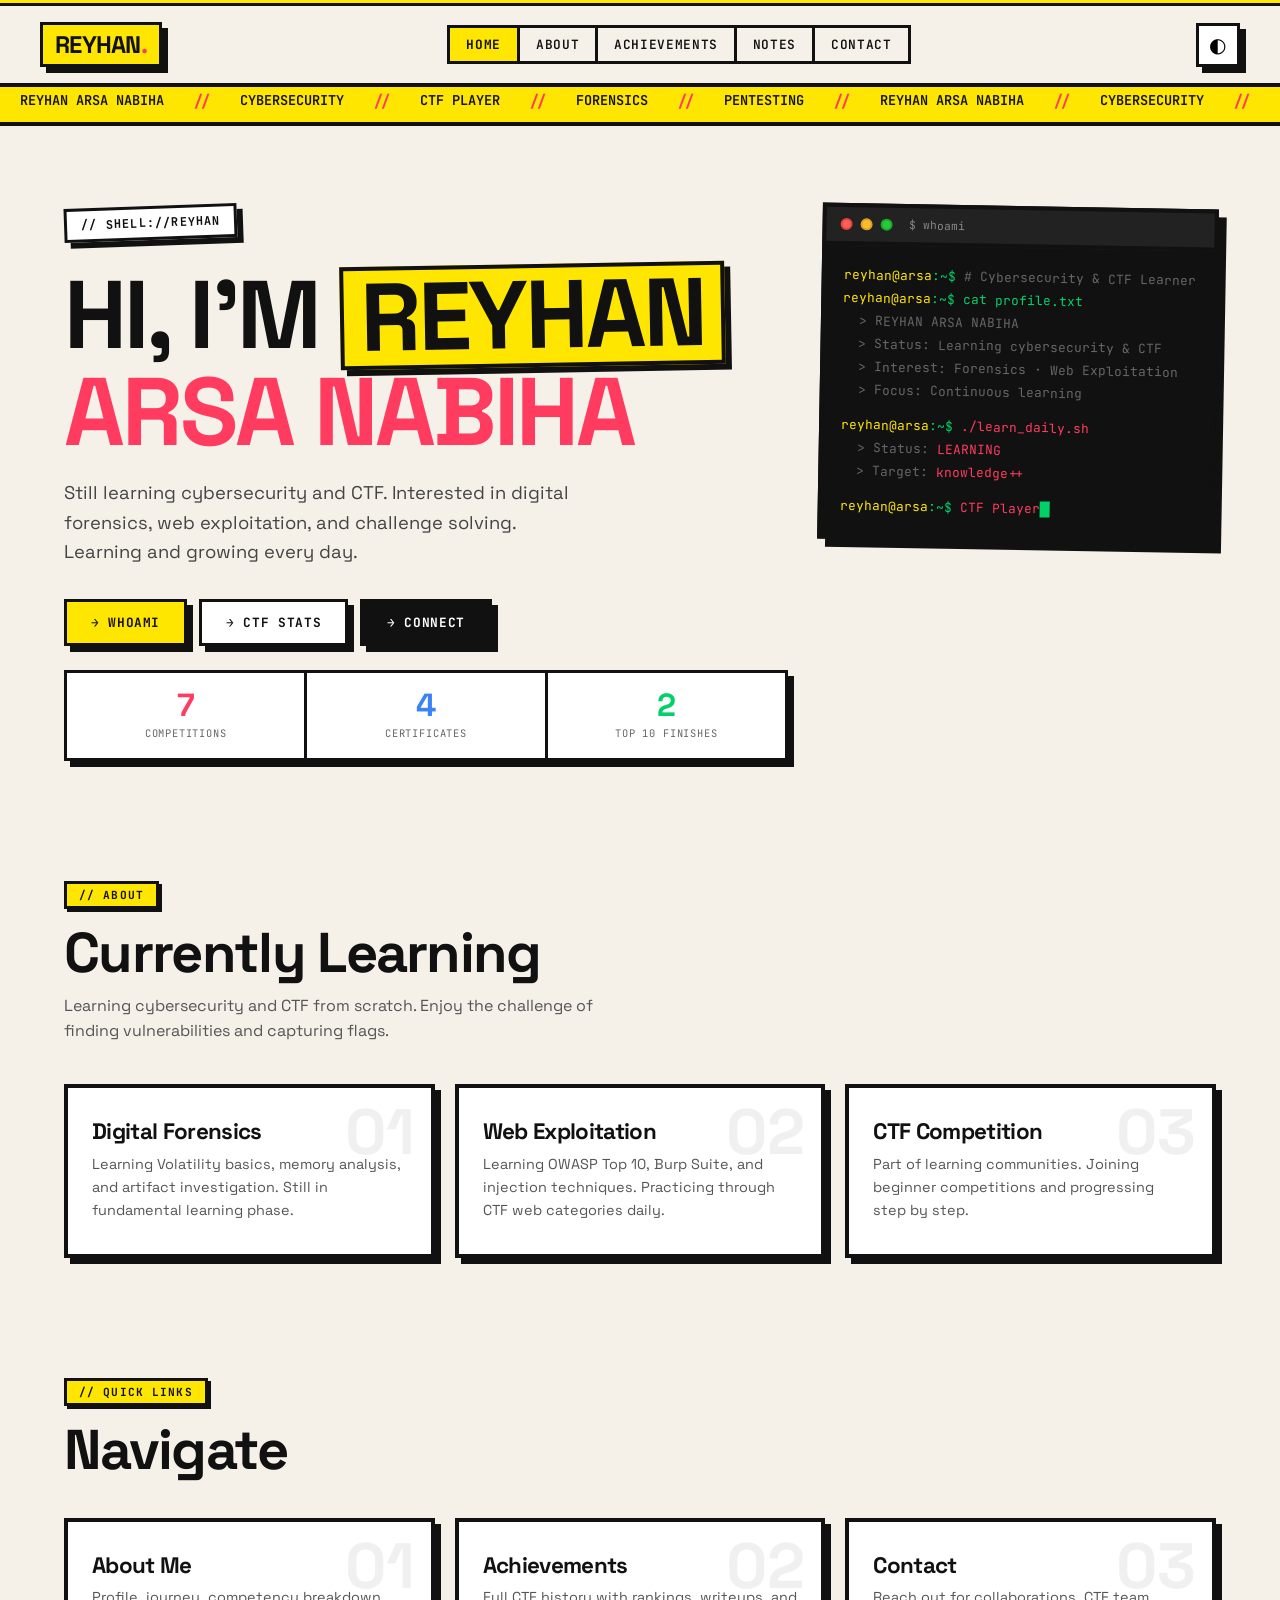
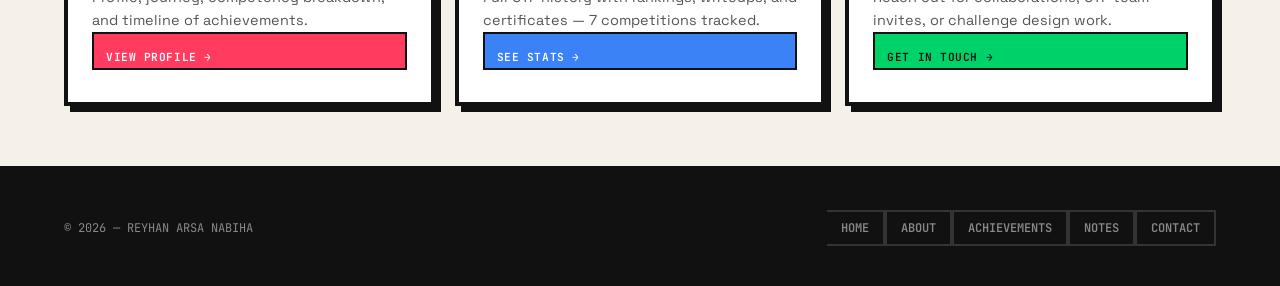
<file: index.html>
<!DOCTYPE html>
<html lang="en">
<head>
  <meta charset="utf-8" />
  <meta name="viewport" content="width=device-width, initial-scale=1" />
  <title>REYHAN ARSA NABIHA</title>
  <meta name="description" content="Reyhan Arsa Nabiha — Cybersecurity & CTF Portfolio" />
  <link rel="icon" href="assets/images/favicon.jpg" />
  <script>try{var _t=localStorage.getItem('theme');if(_t==='dark'||_t==='light')document.documentElement.className=_t;}catch(e){}</script>
  <link rel="preconnect" href="https://fonts.googleapis.com">
  <link rel="preconnect" href="https://fonts.gstatic.com" crossorigin>
  <link href="https://fonts.googleapis.com/css2?family=Space+Grotesk:wght@400;500;600;700&family=JetBrains+Mono:wght@400;500;600;700&display=swap" rel="stylesheet">
  <link rel="stylesheet" href="assets/css/style.css">
</head>
<body>
  <div class="top-bar"></div>

  <header class="header">
    <div class="container header-inner">
      <a href="index.html" class="logo">REYHAN<span>.</span></a>
      <nav class="nav" role="navigation" aria-label="Main navigation">
        <a class="nav-link active" href="index.html">Home</a>
        <a class="nav-link" href="about.html">About</a>
        <a class="nav-link" href="achievements.html">Achievements</a>
        <a class="nav-link" href="notes.html">Notes</a>
        <a class="nav-link" href="contact.html">Contact</a>
      </nav>
      <button class="nav-toggle" aria-label="Toggle navigation" aria-expanded="false" aria-controls="main-nav">
        <span></span><span></span><span></span>
      </button>
      <button id="theme-toggle" class="theme-toggle" aria-label="Toggle theme">◐</button>
    </div>
  </header>

  <div class="marquee">
    <div class="marquee-track">
      <span class="marquee-item">REYHAN ARSA NABIHA</span>
      <span class="marquee-sep">//</span>
      <span class="marquee-item">CYBERSECURITY</span>
      <span class="marquee-sep">//</span>
      <span class="marquee-item">CTF PLAYER</span>
      <span class="marquee-sep">//</span>
      <span class="marquee-item">FORENSICS</span>
      <span class="marquee-sep">//</span>
      <span class="marquee-item">PENTESTING</span>
      <span class="marquee-sep">//</span>
      <span class="marquee-item">REYHAN ARSA NABIHA</span>
      <span class="marquee-sep">//</span>
      <span class="marquee-item">CYBERSECURITY</span>
      <span class="marquee-sep">//</span>
      <span class="marquee-item">CTF PLAYER</span>
      <span class="marquee-sep">//</span>
      <span class="marquee-item">FORENSICS</span>
      <span class="marquee-sep">//</span>
      <span class="marquee-item">PENTESTING</span>
      <span class="marquee-sep">//</span>
      <span class="marquee-item">REYHAN ARSA NABIHA</span>
      <span class="marquee-sep">//</span>
      <span class="marquee-item">CYBERSECURITY</span>
      <span class="marquee-sep">//</span>
      <span class="marquee-item">CTF PLAYER</span>
      <span class="marquee-sep">//</span>
      <span class="marquee-item">FORENSICS</span>
      <span class="marquee-sep">//</span>
      <span class="marquee-item">PENTESTING</span>
      <span class="marquee-sep">//</span>
      <span class="marquee-item">REYHAN ARSA NABIHA</span>
      <span class="marquee-sep">//</span>
      <span class="marquee-item">CYBERSECURITY</span>
      <span class="marquee-sep">//</span>
      <span class="marquee-item">CTF PLAYER</span>
      <span class="marquee-sep">//</span>
      <span class="marquee-item">FORENSICS</span>
      <span class="marquee-sep">//</span>
      <span class="marquee-item">PENTESTING</span>
      <span class="marquee-sep">//</span>
      <span class="marquee-item">REYHAN ARSA NABIHA</span>
      <span class="marquee-sep">//</span>
      <span class="marquee-item">CYBERSECURITY</span>
      <span class="marquee-sep">//</span>
      <span class="marquee-item">CTF PLAYER</span>
      <span class="marquee-sep">//</span>
      <span class="marquee-item">FORENSICS</span>
      <span class="marquee-sep">//</span>
      <span class="marquee-item">PENTESTING</span>
      <span class="marquee-sep">//</span>
      <span class="marquee-item">REYHAN ARSA NABIHA</span>
      <span class="marquee-sep">//</span>
      <span class="marquee-item">CYBERSECURITY</span>
      <span class="marquee-sep">//</span>
      <span class="marquee-item">CTF PLAYER</span>
      <span class="marquee-sep">//</span>
      <span class="marquee-item">FORENSICS</span>
      <span class="marquee-sep">//</span>
      <span class="marquee-item">PENTESTING</span>
      <span class="marquee-sep">//</span>
      <span class="marquee-item">REYHAN ARSA NABIHA</span>
      <span class="marquee-sep">//</span>
      <span class="marquee-item">CYBERSECURITY</span>
      <span class="marquee-sep">//</span>
      <span class="marquee-item">CTF PLAYER</span>
      <span class="marquee-sep">//</span>
      <span class="marquee-item">FORENSICS</span>
      <span class="marquee-sep">//</span>
      <span class="marquee-item">PENTESTING</span>
      <span class="marquee-sep">//</span>
      <span class="marquee-item">REYHAN ARSA NABIHA</span>
      <span class="marquee-sep">//</span>
      <span class="marquee-item">CYBERSECURITY</span>
      <span class="marquee-sep">//</span>
      <span class="marquee-item">CTF PLAYER</span>
      <span class="marquee-sep">//</span>
      <span class="marquee-item">FORENSICS</span>
      <span class="marquee-sep">//</span>
      <span class="marquee-item">PENTESTING</span>
      <span class="marquee-sep">//</span>
    </div>
  </div>

  <main class="flex-1">
    <section class="hero section">
      <div class="container">
        <div class="hero-grid">
          <div class="hero-content">
            <span class="hero-tag rotate-neg">// shell://reyhan</span>
            <h1 class="hero-title font-display">
              <span class="line">HI, I'M <span class="accent">REYHAN</span></span>
              <span class="line pink">ARSA NABIHA</span>
            </h1>
            <p class="hero-subtitle">
              Still learning cybersecurity and CTF. Interested in digital forensics,
              web exploitation, and challenge solving. Learning and growing every day.
            </p>
            <div class="hero-buttons">
              <a href="about.html" class="btn btn-primary">→ Whoami</a>
              <a href="achievements.html" class="btn btn-outline">→ CTF Stats</a>
              <a href="contact.html" class="btn btn-dark">→ Connect</a>
            </div>

            <div class="hero-stats">
              <div class="stat-box">
                <span class="stat-num">7</span>
                <span class="stat-label">Competitions</span>
              </div>
              <div class="stat-box">
                <span class="stat-num">4</span>
                <span class="stat-label">Certificates</span>
              </div>
              <div class="stat-box">
                <span class="stat-num">2</span>
                <span class="stat-label">Top 10 Finishes</span>
              </div>
            </div>
          </div>

          <aside class="hero-terminal">
            <div class="terminal-bar">
              <div class="terminal-dot red"></div>
              <div class="terminal-dot yellow"></div>
              <div class="terminal-dot green"></div>
              <span class="terminal-title">$ whoami</span>
            </div>
            <div class="terminal-body">
              <div><span class="prompt">reyhan@arsa</span>:<span class="cmd">~</span>$ <span class="comment"># Cybersecurity & CTF Learner</span></div>
              <div><span class="prompt">reyhan@arsa</span>:<span class="cmd">~</span>$ <span class="cmd">cat profile.txt</span></div>
              <div class="comment">&nbsp;&nbsp;> REYHAN ARSA NABIHA</div>
              <div class="comment">&nbsp;&nbsp;> Status: Learning cybersecurity & CTF</div>
              <div class="comment">&nbsp;&nbsp;> Interest: Forensics · Web Exploitation</div>
              <div class="comment">&nbsp;&nbsp;> Focus: Continuous learning</div>
              <div style="margin-top: 12px;"><span class="prompt">reyhan@arsa</span>:<span class="cmd">~</span>$ <span class="highlight">./learn_daily.sh</span></div>
              <div class="comment">&nbsp;&nbsp;> Status: <span class="highlight">LEARNING</span></div>
              <div class="comment">&nbsp;&nbsp;> Target: <span class="highlight">knowledge++</span></div>
              <div style="margin-top: 12px;"><span class="prompt">reyhan@arsa</span>:<span class="cmd">~</span>$ <span id="typed_term" class="highlight"></span><span class="terminal-cursor"></span></div>
            </div>
          </aside>
        </div>
      </div>
    </section>

    <section class="section">
      <div class="container">
        <div class="section-header">
          <span class="section-tag">// about</span>
          <h2 class="section-title font-display">Currently Learning</h2>
          <p class="section-subtitle">Learning cybersecurity and CTF from scratch. Enjoy the challenge of finding vulnerabilities and capturing flags.</p>
        </div>
        <div class="feature-grid">
          <article class="feature-card card-pink">
            <span class="num">01</span>
            <h3 class="font-display">Digital Forensics</h3>
            <p>Learning Volatility basics, memory analysis, and artifact investigation. Still in fundamental learning phase.</p>
          </article>
          <article class="feature-card card-blue">
            <span class="num">02</span>
            <h3 class="font-display">Web Exploitation</h3>
            <p>Learning OWASP Top 10, Burp Suite, and injection techniques. Practicing through CTF web categories daily.</p>
          </article>
          <article class="feature-card card-green">
            <span class="num">03</span>
            <h3 class="font-display">CTF Competition</h3>
            <p>Part of learning communities. Joining beginner competitions and progressing step by step.</p>
          </article>
        </div>
      </div>
    </section>

    <section class="section">
      <div class="container">
        <div class="section-header">
          <span class="section-tag">// quick links</span>
          <h2 class="section-title font-display">Navigate</h2>
        </div>
        <div class="feature-grid">
          <a href="about.html" class="feature-card card-pink" style="text-decoration:none;">
            <span class="num">01</span>
            <h3 class="font-display">About Me</h3>
            <p>Profile, journey, competency breakdown, and timeline of achievements.</p>
            <span class="card-tag tag tag-pink">View Profile →</span>
          </a>
          <a href="achievements.html" class="feature-card card-blue" style="text-decoration:none;">
            <span class="num">02</span>
            <h3 class="font-display">Achievements</h3>
            <p>Full CTF history with rankings, writeups, and certificates — 7 competitions tracked.</p>
            <span class="card-tag tag tag-blue">See Stats →</span>
          </a>
          <a href="contact.html" class="feature-card card-green" style="text-decoration:none;">
            <span class="num">03</span>
            <h3 class="font-display">Contact</h3>
            <p>Reach out for collaborations, CTF team invites, or challenge design work.</p>
            <span class="card-tag tag tag-green">Get in Touch →</span>
          </a>
        </div>
      </div>
    </section>
  </main>

  <footer class="footer">
    <div class="container footer-inner">
      <p class="footer-copy">© 2026 — REYHAN ARSA NABIHA</p>
       <nav class="footer-links" aria-label="Footer navigation">
         <a class="footer-link" href="index.html">Home</a>
         <a class="footer-link" href="about.html">About</a>
         <a class="footer-link" href="achievements.html">Achievements</a>
         <a class="footer-link" href="notes.html">Notes</a>
         <a class="footer-link" href="contact.html">Contact</a>
       </nav>
    </div>
  </footer>

  <script src="assets/js/script.js"></script>
</body>
</html>
</file>
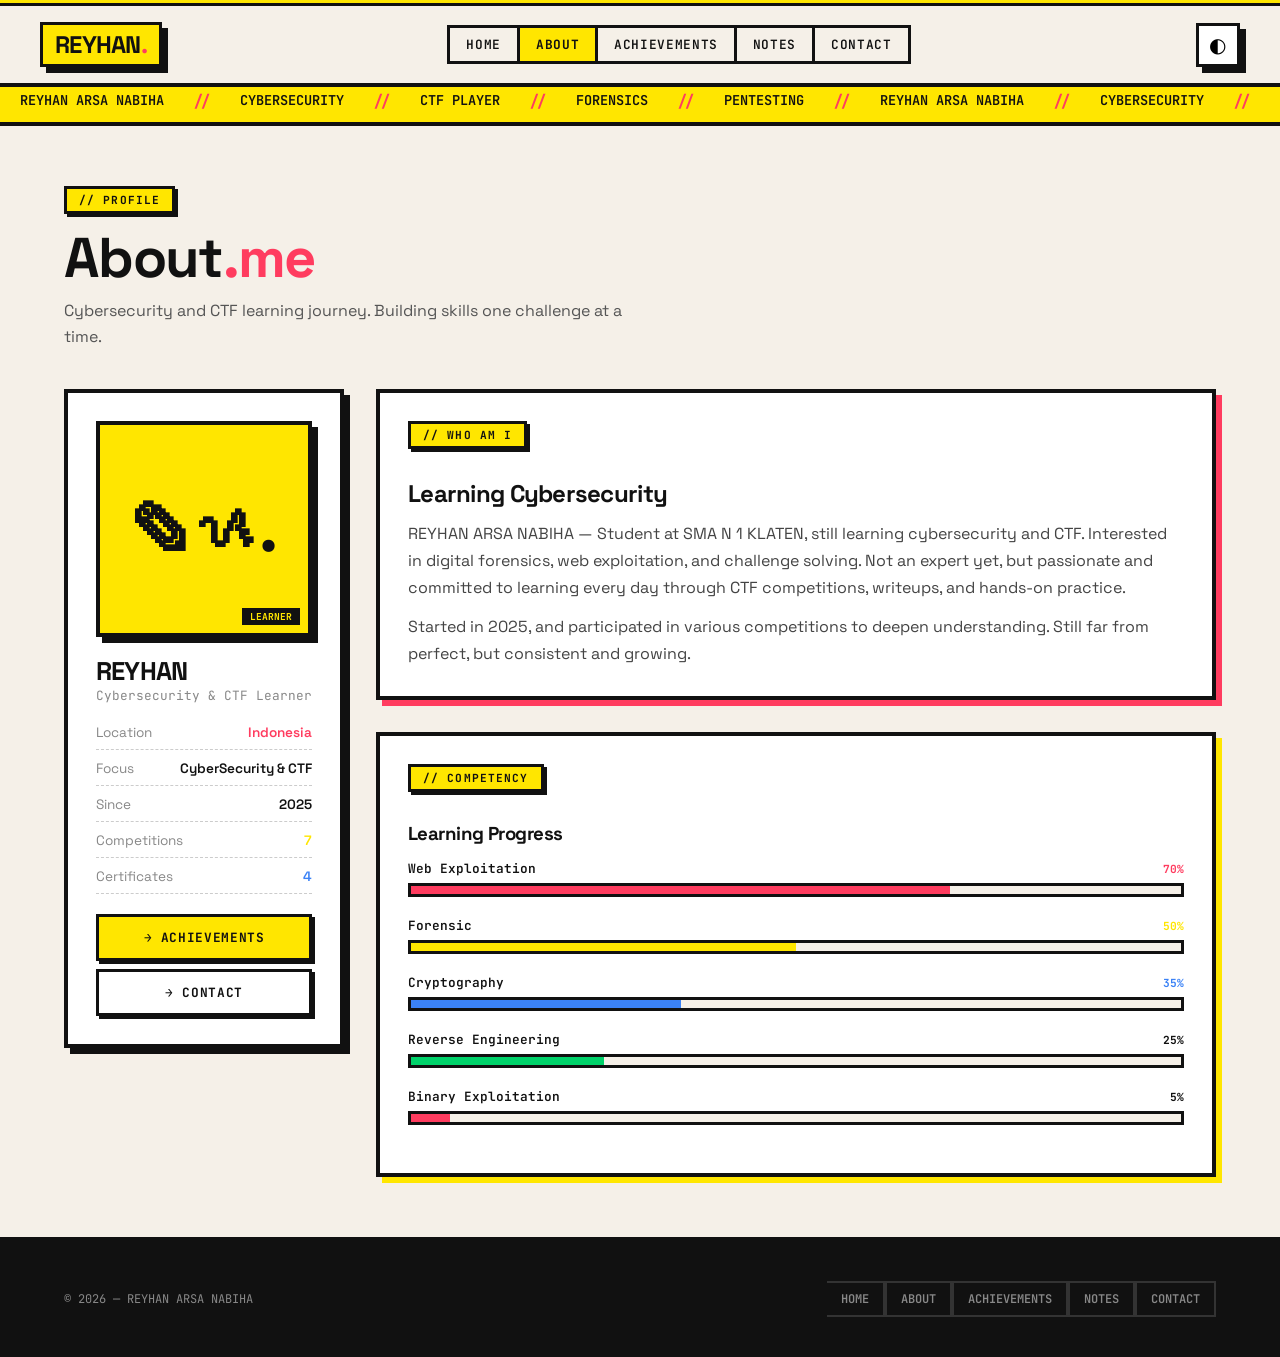
<file: about.html>
<!DOCTYPE html>
<html lang="en">
<head>
  <meta charset="utf-8" />
  <meta name="viewport" content="width=device-width, initial-scale=1" />
  <title>About - REYHAN ARSA NABIHA</title>
  <meta name="description" content="About REYHAN ARSA NABIHA — Cybersecurity Professional" />
  <link rel="icon" href="assets/images/favicon.jpg" />
  <script>try{var _t=localStorage.getItem('theme');if(_t==='dark'||_t==='light')document.documentElement.className=_t;}catch(e){}</script>
  <link rel="preconnect" href="https://fonts.googleapis.com">
  <link rel="preconnect" href="https://fonts.gstatic.com" crossorigin>
  <link href="https://fonts.googleapis.com/css2?family=Space+Grotesk:wght@400;500;600;700&family=JetBrains+Mono:wght@400;500;600;700&display=swap" rel="stylesheet">
  <link rel="stylesheet" href="assets/css/style.css">
</head>
<body>
  <div class="top-bar"></div>

  <header class="header">
    <div class="container header-inner">
      <a href="index.html" class="logo">REYHAN<span>.</span></a>
      <nav class="nav" role="navigation" aria-label="Main navigation">
        <a class="nav-link" href="index.html">Home</a>
        <a class="nav-link active" href="about.html">About</a>
        <a class="nav-link" href="achievements.html">Achievements</a>
        <a class="nav-link" href="notes.html">Notes</a>
        <a class="nav-link" href="contact.html">Contact</a>
      </nav>
      <button class="nav-toggle" aria-label="Toggle navigation" aria-expanded="false" aria-controls="main-nav">
        <span></span><span></span><span></span>
      </button>
      <button id="theme-toggle" class="theme-toggle" aria-label="Toggle theme">◐</button>
    </div>
  </header>

  <div class="marquee">
    <div class="marquee-track">
      <span class="marquee-item">REYHAN ARSA NABIHA</span>
      <span class="marquee-sep">//</span>
      <span class="marquee-item">CYBERSECURITY</span>
      <span class="marquee-sep">//</span>
      <span class="marquee-item">CTF PLAYER</span>
      <span class="marquee-sep">//</span>
      <span class="marquee-item">FORENSICS</span>
      <span class="marquee-sep">//</span>
      <span class="marquee-item">PENTESTING</span>
      <span class="marquee-sep">//</span>
      <span class="marquee-item">REYHAN ARSA NABIHA</span>
      <span class="marquee-sep">//</span>
      <span class="marquee-item">CYBERSECURITY</span>
      <span class="marquee-sep">//</span>
      <span class="marquee-item">CTF PLAYER</span>
      <span class="marquee-sep">//</span>
      <span class="marquee-item">FORENSICS</span>
      <span class="marquee-sep">//</span>
      <span class="marquee-item">PENTESTING</span>
      <span class="marquee-sep">//</span>
      <span class="marquee-item">REYHAN ARSA NABIHA</span>
      <span class="marquee-sep">//</span>
      <span class="marquee-item">CYBERSECURITY</span>
      <span class="marquee-sep">//</span>
      <span class="marquee-item">CTF PLAYER</span>
      <span class="marquee-sep">//</span>
      <span class="marquee-item">FORENSICS</span>
      <span class="marquee-sep">//</span>
      <span class="marquee-item">PENTESTING</span>
      <span class="marquee-sep">//</span>
      <span class="marquee-item">REYHAN ARSA NABIHA</span>
      <span class="marquee-sep">//</span>
      <span class="marquee-item">CYBERSECURITY</span>
      <span class="marquee-sep">//</span>
      <span class="marquee-item">CTF PLAYER</span>
      <span class="marquee-sep">//</span>
      <span class="marquee-item">FORENSICS</span>
      <span class="marquee-sep">//</span>
      <span class="marquee-item">PENTESTING</span>
      <span class="marquee-sep">//</span>
      <span class="marquee-item">REYHAN ARSA NABIHA</span>
      <span class="marquee-sep">//</span>
      <span class="marquee-item">CYBERSECURITY</span>
      <span class="marquee-sep">//</span>
      <span class="marquee-item">CTF PLAYER</span>
      <span class="marquee-sep">//</span>
      <span class="marquee-item">FORENSICS</span>
      <span class="marquee-sep">//</span>
      <span class="marquee-item">PENTESTING</span>
      <span class="marquee-sep">//</span>
      <span class="marquee-item">REYHAN ARSA NABIHA</span>
      <span class="marquee-sep">//</span>
      <span class="marquee-item">CYBERSECURITY</span>
      <span class="marquee-sep">//</span>
      <span class="marquee-item">CTF PLAYER</span>
      <span class="marquee-sep">//</span>
      <span class="marquee-item">FORENSICS</span>
      <span class="marquee-sep">//</span>
      <span class="marquee-item">PENTESTING</span>
      <span class="marquee-sep">//</span>
      <span class="marquee-item">REYHAN ARSA NABIHA</span>
      <span class="marquee-sep">//</span>
      <span class="marquee-item">CYBERSECURITY</span>
      <span class="marquee-sep">//</span>
      <span class="marquee-item">CTF PLAYER</span>
      <span class="marquee-sep">//</span>
      <span class="marquee-item">FORENSICS</span>
      <span class="marquee-sep">//</span>
      <span class="marquee-item">PENTESTING</span>
      <span class="marquee-sep">//</span>
      <span class="marquee-item">REYHAN ARSA NABIHA</span>
      <span class="marquee-sep">//</span>
      <span class="marquee-item">CYBERSECURITY</span>
      <span class="marquee-sep">//</span>
      <span class="marquee-item">CTF PLAYER</span>
      <span class="marquee-sep">//</span>
      <span class="marquee-item">FORENSICS</span>
      <span class="marquee-sep">//</span>
      <span class="marquee-item">PENTESTING</span>
      <span class="marquee-sep">//</span>
    </div>
  </div>

  <main class="flex-1">
    <section class="section">
      <div class="container">
        <div class="section-header">
          <span class="section-tag">// profile</span>
          <h1 class="section-title font-display">About<span class="text-pink">.me</span></h1>
          <p class="section-subtitle">Cybersecurity and CTF learning journey. Building skills one challenge at a time.</p>
        </div>

        <div class="about-grid">
          <aside class="profile-card">
            <div class="profile-avatar">
              <span class="initials">✎ᝰ.</span>
              <span class="overlay-text">learner</span>
            </div>
            <h2 class="profile-name font-display">REYHAN</h2>
            <p class="profile-role">Cybersecurity &amp; CTF Learner</p>
            <div class="profile-details">
              <div class="profile-detail"><span class="label">Location</span><span class="value text-pink">Indonesia</span></div>
              <div class="profile-detail"><span class="label">Focus</span><span class="value">CyberSecurity &amp; CTF</span></div>
              <div class="profile-detail"><span class="label">Since</span><span class="value">2025</span></div>
              <div class="profile-detail"><span class="label">Competitions</span><span class="value text-yellow">7</span></div>
              <div class="profile-detail"><span class="label">Certificates</span><span class="value text-blue">4</span></div>
            </div>
            <div style="margin-top:20px; display:flex; flex-direction:column; gap:8px;">
              <a href="achievements.html" class="btn btn-primary" style="justify-content:center; box-shadow:3px 3px 0 var(--brutal-black);">→ Achievements</a>
              <a href="contact.html" class="btn btn-outline" style="justify-content:center; box-shadow:3px 3px 0 var(--brutal-black);">→ Contact</a>
            </div>
          </aside>

          <div class="space-y-8">
            <article class="card card-pink">
              <span class="section-tag">// who am i</span>
              <h3 class="font-display" style="font-size:1.5rem; margin-top:16px;">Learning Cybersecurity</h3>
              <p class="muted" style="margin-top:12px; line-height:1.7;">
                REYHAN ARSA NABIHA — Student at SMA N 1 KLATEN, still learning cybersecurity and CTF. Interested in digital forensics,
                web exploitation, and challenge solving. Not an expert yet, but passionate and committed
                to learning every day through CTF competitions, writeups, and hands-on practice.
              </p>
              <p class="muted" style="margin-top:12px; line-height:1.7;">
                Started in 2025, and participated in various competitions
                to deepen understanding. Still far from perfect, but consistent and growing.
              </p>
            </article>

            <article class="card card-yellow">
              <span class="section-tag">// competency</span>
              <h3 class="font-display" style="margin-top:16px;">Learning Progress</h3>
              <div style="margin-top:16px;">
                <div class="skill-bar">
                  <div class="skill-header"><span class="skill-name">Web Exploitation</span><span class="skill-pct text-pink">70%</span></div>
                  <div class="skill-track"><div class="skill-fill" style="width:70%; background:var(--brutal-pink)"></div></div>
                </div>
                <div class="skill-bar">
                  <div class="skill-header"><span class="skill-name">Forensic</span><span class="skill-pct text-yellow">50%</span></div>
                  <div class="skill-track"><div class="skill-fill" style="width:50%; background:var(--brutal-yellow)"></div></div>
                </div>
                <div class="skill-bar">
                  <div class="skill-header"><span class="skill-name">Cryptography</span><span class="skill-pct text-blue">35%</span></div>
                  <div class="skill-track"><div class="skill-fill" style="width:35%; background:var(--brutal-blue)"></div></div>
                </div>
                <div class="skill-bar">
                  <div class="skill-header"><span class="skill-name">Reverse Engineering</span><span class="skill-pct">25%</span></div>
                  <div class="skill-track"><div class="skill-fill" style="width:25%; background:var(--brutal-green)"></div></div>
                </div>
                <div class="skill-bar">
                  <div class="skill-header"><span class="skill-name">Binary Exploitation</span><span class="skill-pct">5%</span></div>
                  <div class="skill-track"><div class="skill-fill" style="width:5%; background:var(--brutal-pink)"></div></div>
                </div>
              </div>
            </article>


          </div>
        </div>
      </div>
    </section>
  </main>

  <footer class="footer">
    <div class="container footer-inner">
      <p class="footer-copy">© 2026 — REYHAN ARSA NABIHA</p>
       <nav class="footer-links" aria-label="Footer navigation">
         <a class="footer-link" href="index.html">Home</a>
         <a class="footer-link" href="about.html">About</a>
         <a class="footer-link" href="achievements.html">Achievements</a>
         <a class="footer-link" href="notes.html">Notes</a>
         <a class="footer-link" href="contact.html">Contact</a>
       </nav>
    </div>
  </footer>

  <script src="assets/js/script.js"></script>
</body>
</html>
</file>
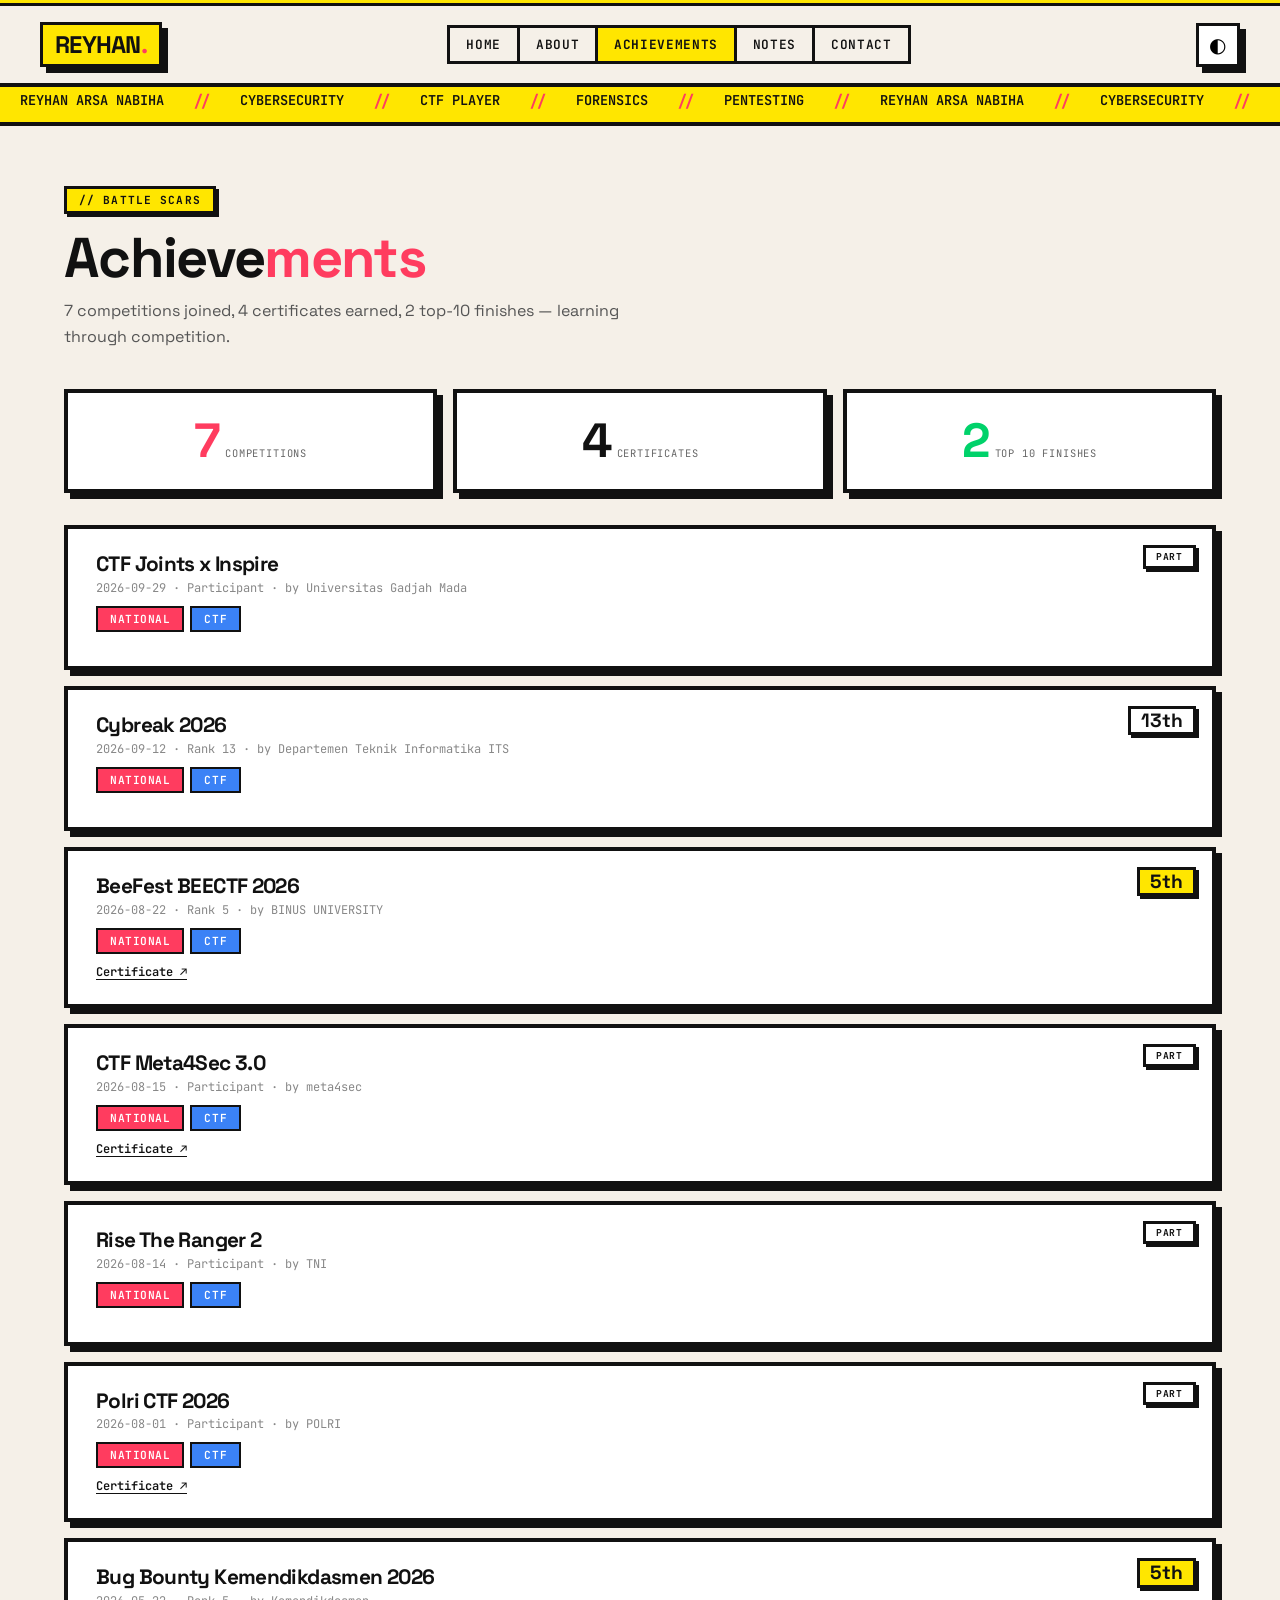
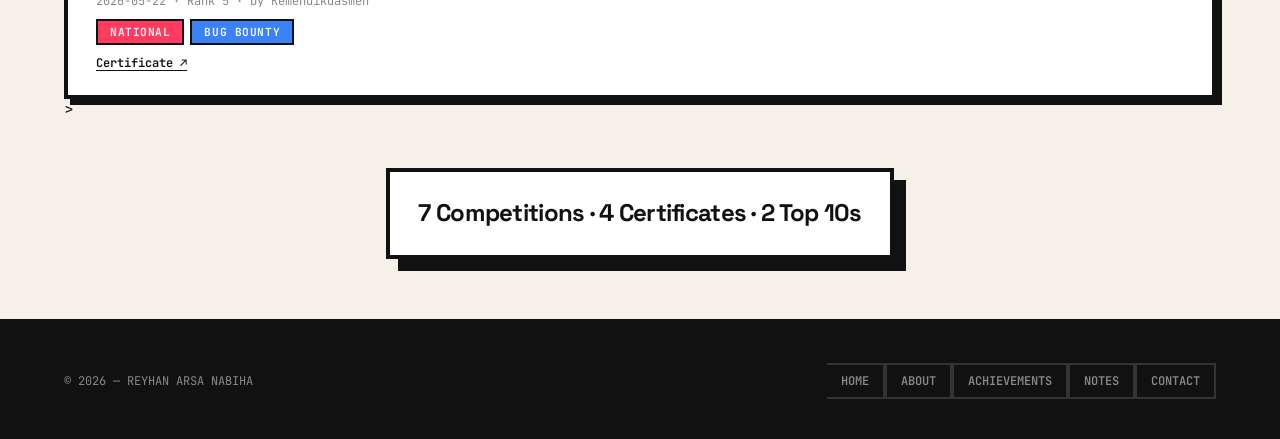
<file: achievements.html>
<!DOCTYPE html>
<html lang="en">
<head>
  <meta charset="utf-8" />
  <meta name="viewport" content="width=device-width, initial-scale=1" />
  <title>Achievements - REYHAN ARSA NABIHA</title>
  <meta name="description" content="Achievements of REYHAN ARSA NABIHA — CTF history, competitions and certificates" />
  <link rel="icon" href="assets/images/favicon.jpg" />
  <script>try{var _t=localStorage.getItem('theme');if(_t==='dark'||_t==='light')document.documentElement.className=_t;}catch(e){}</script>
  <link rel="preconnect" href="https://fonts.googleapis.com">
  <link rel="preconnect" href="https://fonts.gstatic.com" crossorigin>
  <link href="https://fonts.googleapis.com/css2?family=Space+Grotesk:wght@400;500;600;700&family=JetBrains+Mono:wght@400;500;600;700&display=swap" rel="stylesheet">
  <link rel="stylesheet" href="assets/css/style.css">
</head>
<body>
  <div class="top-bar"></div>

  <header class="header">
    <div class="container header-inner">
      <a href="index.html" class="logo">REYHAN<span>.</span></a>
      <nav class="nav" role="navigation" aria-label="Main navigation">
        <a class="nav-link" href="index.html">Home</a>
        <a class="nav-link" href="about.html">About</a>
        <a class="nav-link active" href="achievements.html">Achievements</a>
        <a class="nav-link" href="notes.html">Notes</a>
        <a class="nav-link" href="contact.html">Contact</a>
      </nav>
      <button class="nav-toggle" aria-label="Toggle navigation" aria-expanded="false" aria-controls="main-nav">
        <span></span><span></span><span></span>
      </button>
      <button id="theme-toggle" class="theme-toggle" aria-label="Toggle theme">◐</button>
    </div>
  </header>

  <div class="marquee">
    <div class="marquee-track">
      <span class="marquee-item">REYHAN ARSA NABIHA</span>
      <span class="marquee-sep">//</span>
      <span class="marquee-item">CYBERSECURITY</span>
      <span class="marquee-sep">//</span>
      <span class="marquee-item">CTF PLAYER</span>
      <span class="marquee-sep">//</span>
      <span class="marquee-item">FORENSICS</span>
      <span class="marquee-sep">//</span>
      <span class="marquee-item">PENTESTING</span>
      <span class="marquee-sep">//</span>
      <span class="marquee-item">REYHAN ARSA NABIHA</span>
      <span class="marquee-sep">//</span>
      <span class="marquee-item">CYBERSECURITY</span>
      <span class="marquee-sep">//</span>
      <span class="marquee-item">CTF PLAYER</span>
      <span class="marquee-sep">//</span>
      <span class="marquee-item">FORENSICS</span>
      <span class="marquee-sep">//</span>
      <span class="marquee-item">PENTESTING</span>
      <span class="marquee-sep">//</span>
      <span class="marquee-item">REYHAN ARSA NABIHA</span>
      <span class="marquee-sep">//</span>
      <span class="marquee-item">CYBERSECURITY</span>
      <span class="marquee-sep">//</span>
      <span class="marquee-item">CTF PLAYER</span>
      <span class="marquee-sep">//</span>
      <span class="marquee-item">FORENSICS</span>
      <span class="marquee-sep">//</span>
      <span class="marquee-item">PENTESTING</span>
      <span class="marquee-sep">//</span>
      <span class="marquee-item">REYHAN ARSA NABIHA</span>
      <span class="marquee-sep">//</span>
      <span class="marquee-item">CYBERSECURITY</span>
      <span class="marquee-sep">//</span>
      <span class="marquee-item">CTF PLAYER</span>
      <span class="marquee-sep">//</span>
      <span class="marquee-item">FORENSICS</span>
      <span class="marquee-sep">//</span>
      <span class="marquee-item">PENTESTING</span>
      <span class="marquee-sep">//</span>
      <span class="marquee-item">REYHAN ARSA NABIHA</span>
      <span class="marquee-sep">//</span>
      <span class="marquee-item">CYBERSECURITY</span>
      <span class="marquee-sep">//</span>
      <span class="marquee-item">CTF PLAYER</span>
      <span class="marquee-sep">//</span>
      <span class="marquee-item">FORENSICS</span>
      <span class="marquee-sep">//</span>
      <span class="marquee-item">PENTESTING</span>
      <span class="marquee-sep">//</span>
      <span class="marquee-item">REYHAN ARSA NABIHA</span>
      <span class="marquee-sep">//</span>
      <span class="marquee-item">CYBERSECURITY</span>
      <span class="marquee-sep">//</span>
      <span class="marquee-item">CTF PLAYER</span>
      <span class="marquee-sep">//</span>
      <span class="marquee-item">FORENSICS</span>
      <span class="marquee-sep">//</span>
      <span class="marquee-item">PENTESTING</span>
      <span class="marquee-sep">//</span>
      <span class="marquee-item">REYHAN ARSA NABIHA</span>
      <span class="marquee-sep">//</span>
      <span class="marquee-item">CYBERSECURITY</span>
      <span class="marquee-sep">//</span>
      <span class="marquee-item">CTF PLAYER</span>
      <span class="marquee-sep">//</span>
      <span class="marquee-item">FORENSICS</span>
      <span class="marquee-sep">//</span>
      <span class="marquee-item">PENTESTING</span>
      <span class="marquee-sep">//</span>
      <span class="marquee-item">REYHAN ARSA NABIHA</span>
      <span class="marquee-sep">//</span>
      <span class="marquee-item">CYBERSECURITY</span>
      <span class="marquee-sep">//</span>
      <span class="marquee-item">CTF PLAYER</span>
      <span class="marquee-sep">//</span>
      <span class="marquee-item">FORENSICS</span>
      <span class="marquee-sep">//</span>
      <span class="marquee-item">PENTESTING</span>
      <span class="marquee-sep">//</span>
    </div>
  </div>

  <main class="flex-1">
    <section class="section">
      <div class="container">
        <div class="section-header">
          <span class="section-tag">// battle scars</span>
          <h1 class="section-title font-display">Achieve<span class="text-pink">ments</span></h1>
          <p class="section-subtitle">7 competitions joined, 4 certificates earned, 2 top-10 finishes — learning through competition.</p>
        </div>

        <div class="stats-grid">
          <div class="stat-card card-yellow">
            <span class="big text-pink">7</span>
            <span class="label">Competitions</span>
          </div>
          <div class="stat-card card-blue">
            <span class="big">4</span>
            <span class="label">Certificates</span>
          </div>
          <div class="stat-card card-green">
            <span class="big text-green">2</span>
            <span class="label">Top 10 Finishes</span>
          </div>
        </div>

                                        <div class="ctf-list">
          <div class="ctf-card card-yellow">
            <span class="rank-badge rank-small rank-default">PART</span>
            <h3 class="font-display">CTF Joints x Inspire</h3>
            <p class="meta">2026-09-29 · Participant · by Universitas Gadjah Mada</p>
            <div class="tags">
              <span class="tag tag-pink">National</span>
              <span class="tag tag-blue">CTF</span>
            </div>
          </div>
          <div class="ctf-card card-green">
            <span class="rank-badge rank-default">13th</span>
            <h3 class="font-display">Cybreak 2026</h3>
            <p class="meta">2026-09-12 · Rank 13 · by Departemen Teknik Informatika ITS</p>
            <div class="tags">
              <span class="tag tag-pink">National</span>
              <span class="tag tag-blue">CTF</span>
            </div>
          </div>
          <div class="ctf-card card-pink">
            <span class="rank-badge rank-gold">5th</span>
            <h3 class="font-display">BeeFest BEECTF 2026</h3>
            <p class="meta">2026-08-22 · Rank 5 · by BINUS UNIVERSITY</p>
            <div class="tags">
              <span class="tag tag-pink">National</span>
              <span class="tag tag-blue">CTF</span>
            </div>
            <div class="links">
              <a href="assets/cert/beectf.jpeg" target="_blank" rel="noopener noreferrer">Certificate &#8599;</a>
            </div>
          </div>
          <div class="ctf-card card-yellow">
            <span class="rank-badge rank-small rank-default">PART</span>
            <h3 class="font-display">CTF Meta4Sec 3.0</h3>
            <p class="meta">2026-08-15 · Participant · by meta4sec</p>
            <div class="tags">
              <span class="tag tag-pink">National</span>
              <span class="tag tag-blue">CTF</span>
            </div>
            <div class="links">
              <a href="assets/cert/meta4sec.pdf" target="_blank" rel="noopener noreferrer">Certificate &#8599;</a>
            </div>
          </div>
          <div class="ctf-card card-blue">
            <span class="rank-badge rank-small rank-default">PART</span>
            <h3 class="font-display">Rise The Ranger 2</h3>
            <p class="meta">2026-08-14 · Participant · by TNI</p>
            <div class="tags">
              <span class="tag tag-pink">National</span>
              <span class="tag tag-blue">CTF</span>
            </div>
          </div>
          <div class="ctf-card card-green">
            <span class="rank-badge rank-small rank-default">PART</span>
            <h3 class="font-display">Polri CTF 2026</h3>
            <p class="meta">2026-08-01 · Participant · by POLRI</p>
            <div class="tags">
              <span class="tag tag-pink">National</span>
              <span class="tag tag-blue">CTF</span>
            </div>
            <div class="links">
              <a href="assets/cert/polrictf.pdf" target="_blank" rel="noopener noreferrer">Certificate &#8599;</a>
            </div>
          </div>
          <div class="ctf-card card-pink">
            <span class="rank-badge rank-gold">5th</span>
            <h3 class="font-display">Bug Bounty Kemendikdasmen 2026</h3>
            <p class="meta">2026-05-22 · Rank 5 · by Kemendikdasmen</p>
            <div class="tags">
              <span class="tag tag-pink">National</span>
              <span class="tag tag-blue">Bug Bounty</span>
            </div>
            <div class="links">
              <a href="assets/cert/bugbountykemendikdasmen.pdf" target="_blank" rel="noopener noreferrer">Certificate &#8599;</a>
            </div>
          </div>
        </div>>
<div class="text-center mt-12">
          <div class="card card-yellow" style="display:inline-block; box-shadow:var(--brutal-shadow-xl);">
            <p class="font-display" style="font-size:1.5rem;">7 Competitions · 4 Certificates · 2 Top 10s</p>
          </div>
        </div>
      </div>
    </section>
  </main>

  <footer class="footer">
    <div class="container footer-inner">
      <p class="footer-copy">© 2026 — REYHAN ARSA NABIHA</p>
       <nav class="footer-links" aria-label="Footer navigation">
         <a class="footer-link" href="index.html">Home</a>
         <a class="footer-link" href="about.html">About</a>
         <a class="footer-link" href="achievements.html">Achievements</a>
         <a class="footer-link" href="notes.html">Notes</a>
         <a class="footer-link" href="contact.html">Contact</a>
       </nav>
    </div>
  </footer>

  <script src="assets/js/script.js"></script>
</body>
</html>
</file>
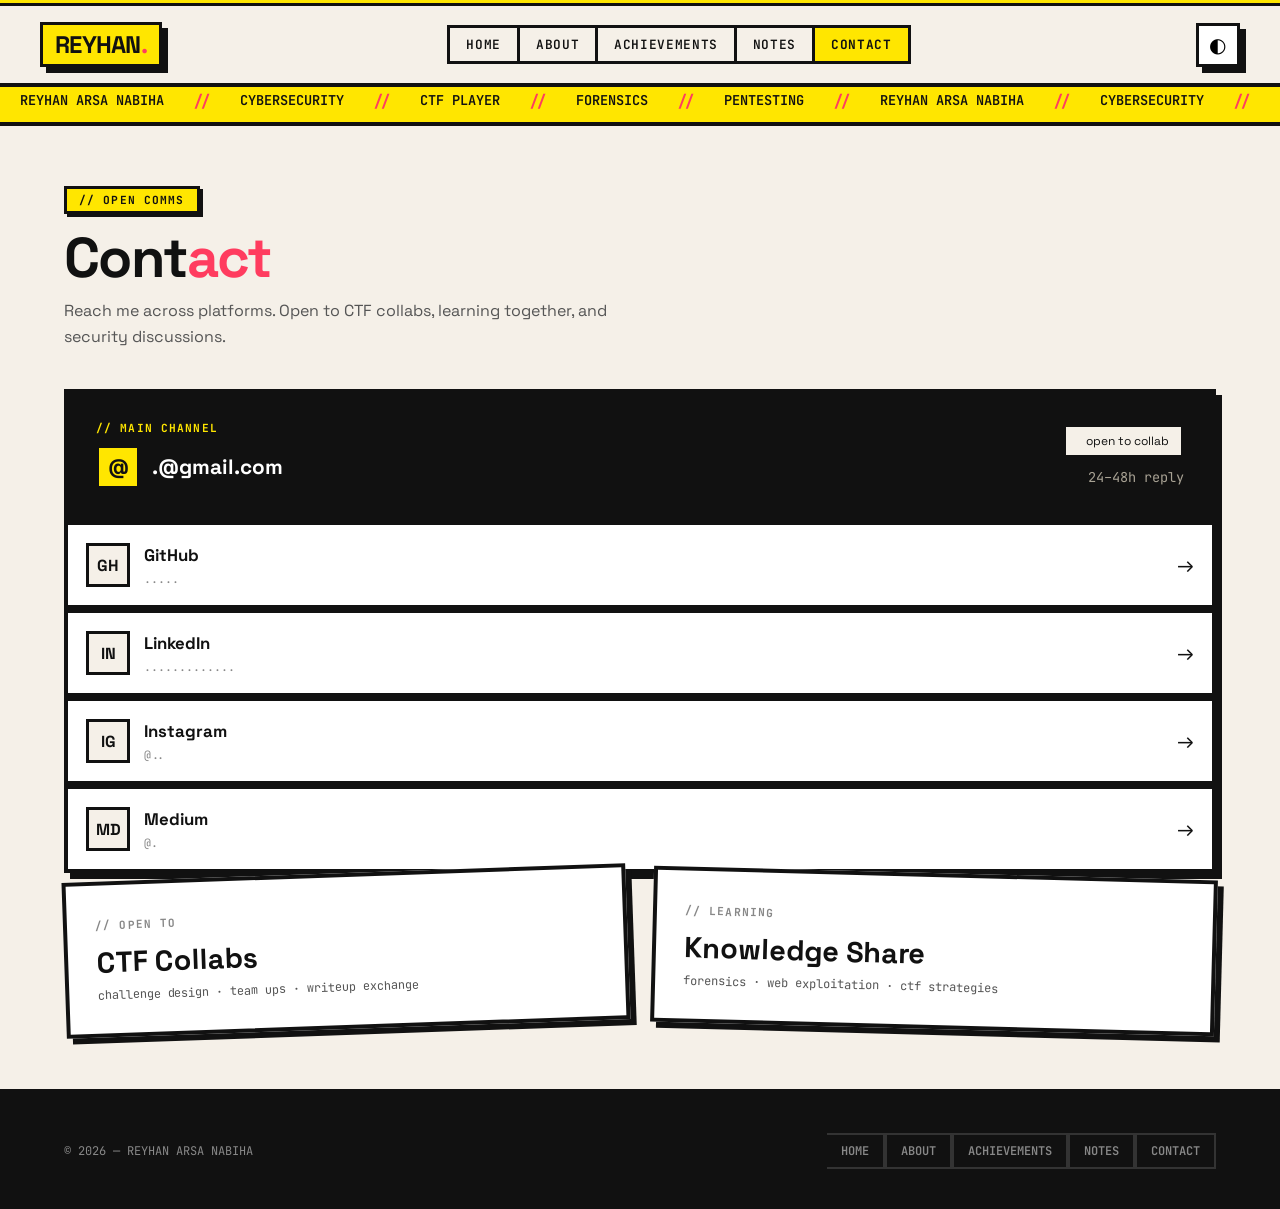
<file: contact.html>
<!DOCTYPE html>
<html lang="en">
<head>
  <meta charset="utf-8" />
  <meta name="viewport" content="width=device-width, initial-scale=1" />
  <title>Contact - REYHAN ARSA NABIHA</title>
  <meta name="description" content="Contact REYHAN ARSA NABIHA — Cybersecurity professional" />
  <link rel="icon" href="assets/images/favicon.jpg" />
  <script>try{var _t=localStorage.getItem('theme');if(_t==='dark'||_t==='light')document.documentElement.className=_t;}catch(e){}</script>
  <link rel="preconnect" href="https://fonts.googleapis.com">
  <link rel="preconnect" href="https://fonts.gstatic.com" crossorigin>
  <link href="https://fonts.googleapis.com/css2?family=Space+Grotesk:wght@400;500;600;700&family=JetBrains+Mono:wght@400;500;600;700&display=swap" rel="stylesheet">
  <link rel="stylesheet" href="assets/css/style.css">
</head>
<body>
  <div class="top-bar"></div>

  <header class="header">
    <div class="container header-inner">
      <a href="index.html" class="logo">REYHAN<span>.</span></a>
<nav class="nav" role="navigation" aria-label="Main navigation">
        <a class="nav-link" href="index.html">Home</a>
        <a class="nav-link" href="about.html">About</a>
        <a class="nav-link" href="achievements.html">Achievements</a>
        <a class="nav-link" href="notes.html">Notes</a>
        <a class="nav-link active" href="contact.html">Contact</a>
      </nav>
      <button class="nav-toggle" aria-label="Toggle navigation" aria-expanded="false" aria-controls="main-nav">
        <span></span><span></span><span></span>
      </button>
      <button id="theme-toggle" class="theme-toggle" aria-label="Toggle theme">◐</button>
    </div>
  </header>

  <div class="marquee">
    <div class="marquee-track">
      <span class="marquee-item">REYHAN ARSA NABIHA</span>
      <span class="marquee-sep">//</span>
      <span class="marquee-item">CYBERSECURITY</span>
      <span class="marquee-sep">//</span>
      <span class="marquee-item">CTF PLAYER</span>
      <span class="marquee-sep">//</span>
      <span class="marquee-item">FORENSICS</span>
      <span class="marquee-sep">//</span>
      <span class="marquee-item">PENTESTING</span>
      <span class="marquee-sep">//</span>
      <span class="marquee-item">REYHAN ARSA NABIHA</span>
      <span class="marquee-sep">//</span>
      <span class="marquee-item">CYBERSECURITY</span>
      <span class="marquee-sep">//</span>
      <span class="marquee-item">CTF PLAYER</span>
      <span class="marquee-sep">//</span>
      <span class="marquee-item">FORENSICS</span>
      <span class="marquee-sep">//</span>
      <span class="marquee-item">PENTESTING</span>
      <span class="marquee-sep">//</span>
      <span class="marquee-item">REYHAN ARSA NABIHA</span>
      <span class="marquee-sep">//</span>
      <span class="marquee-item">CYBERSECURITY</span>
      <span class="marquee-sep">//</span>
      <span class="marquee-item">CTF PLAYER</span>
      <span class="marquee-sep">//</span>
      <span class="marquee-item">FORENSICS</span>
      <span class="marquee-sep">//</span>
      <span class="marquee-item">PENTESTING</span>
      <span class="marquee-sep">//</span>
      <span class="marquee-item">REYHAN ARSA NABIHA</span>
      <span class="marquee-sep">//</span>
      <span class="marquee-item">CYBERSECURITY</span>
      <span class="marquee-sep">//</span>
      <span class="marquee-item">CTF PLAYER</span>
      <span class="marquee-sep">//</span>
      <span class="marquee-item">FORENSICS</span>
      <span class="marquee-sep">//</span>
      <span class="marquee-item">PENTESTING</span>
      <span class="marquee-sep">//</span>
      <span class="marquee-item">REYHAN ARSA NABIHA</span>
      <span class="marquee-sep">//</span>
      <span class="marquee-item">CYBERSECURITY</span>
      <span class="marquee-sep">//</span>
      <span class="marquee-item">CTF PLAYER</span>
      <span class="marquee-sep">//</span>
      <span class="marquee-item">FORENSICS</span>
      <span class="marquee-sep">//</span>
      <span class="marquee-item">PENTESTING</span>
      <span class="marquee-sep">//</span>
      <span class="marquee-item">REYHAN ARSA NABIHA</span>
      <span class="marquee-sep">//</span>
      <span class="marquee-item">CYBERSECURITY</span>
      <span class="marquee-sep">//</span>
      <span class="marquee-item">CTF PLAYER</span>
      <span class="marquee-sep">//</span>
      <span class="marquee-item">FORENSICS</span>
      <span class="marquee-sep">//</span>
      <span class="marquee-item">PENTESTING</span>
      <span class="marquee-sep">//</span>
      <span class="marquee-item">REYHAN ARSA NABIHA</span>
      <span class="marquee-sep">//</span>
      <span class="marquee-item">CYBERSECURITY</span>
      <span class="marquee-sep">//</span>
      <span class="marquee-item">CTF PLAYER</span>
      <span class="marquee-sep">//</span>
      <span class="marquee-item">FORENSICS</span>
      <span class="marquee-sep">//</span>
      <span class="marquee-item">PENTESTING</span>
      <span class="marquee-sep">//</span>
      <span class="marquee-item">REYHAN ARSA NABIHA</span>
      <span class="marquee-sep">//</span>
      <span class="marquee-item">CYBERSECURITY</span>
      <span class="marquee-sep">//</span>
      <span class="marquee-item">CTF PLAYER</span>
      <span class="marquee-sep">//</span>
      <span class="marquee-item">FORENSICS</span>
      <span class="marquee-sep">//</span>
      <span class="marquee-item">PENTESTING</span>
      <span class="marquee-sep">//</span>
    </div>
  </div>

<main class="flex-1">
    <section class="section">
      <div class="container">
        <div class="section-header">
          <span class="section-tag">// open comms</span>
          <h1 class="section-title font-display">Cont<span class="text-pink">act</span></h1>
          <p class="section-subtitle">Reach me across platforms. Open to CTF collabs, learning together, and security discussions.</p>
        </div>

<div class="contact-banner">
            <div class="contact-banner-left">
              <span class="banner-tag">// main channel</span>
              <a href="mailto:reyhanarsa2009@gmail.com" class="banner-email">
                <span class="banner-at">@</span>
                <span class="banner-mail">.@gmail.com</span>
              </a>
            </div>
            <div class="contact-banner-right">
              <span class="banner-status">
                <span class="status-dot"></span>
                <span class="status-text">open to collab</span>
              </span>
              <span class="banner-response">24–48h reply</span>
            </div>
          </div>

          <div class="contact-socials">
            <a href="https://github.com/" target="_blank" rel="noopener noreferrer" class="contact-tile tile-blue">
              <span class="tile-initial">gh</span>
              <span class="tile-name">GitHub</span>
              <span class="tile-handle">.....</span>
              <span class="tile-arrow">→</span>
            </a>
            <a href="https://linkedin.com/" target="_blank" rel="noopener noreferrer" class="contact-tile tile-yellow">
              <span class="tile-initial">in</span>
              <span class="tile-name">LinkedIn</span>
              <span class="tile-handle">.............</span>
              <span class="tile-arrow">→</span>
            </a>
            <a href="https://instagram.com/" target="_blank" rel="noopener noreferrer" class="contact-tile tile-pink">
              <span class="tile-initial">ig</span>
              <span class="tile-name">Instagram</span>
              <span class="tile-handle">@..</span>
              <span class="tile-arrow">→</span>
            </a>
            <a href="https://medium.com/" target="_blank" rel="noopener noreferrer" class="contact-tile tile-green">
              <span class="tile-initial">md</span>
              <span class="tile-name">Medium</span>
              <span class="tile-handle">@.</span>
              <span class="tile-arrow">→</span>
            </a>
          </div>

          <div class="contact-offer">
            <div class="offer-card card-yellow rotate-neg">
              <span class="offer-label">// open to</span>
              <h2 class="offer-title">CTF Collabs</h2>
              <p class="offer-desc">challenge design · team ups · writeup exchange</p>
            </div>
            <div class="offer-card card-pink rotate-pos">
              <span class="offer-label">// learning</span>
              <h2 class="offer-title">Knowledge Share</h2>
              <p class="offer-desc">forensics · web exploitation · ctf strategies</p>
            </div>
          </div>
      </div>
    </section>
  </main>

  <footer class="footer">
    <div class="container footer-inner">
      <p class="footer-copy">© 2026 — REYHAN ARSA NABIHA</p>
       <nav class="footer-links" aria-label="Footer navigation">
         <a class="footer-link" href="index.html">Home</a>
         <a class="footer-link" href="about.html">About</a>
         <a class="footer-link" href="achievements.html">Achievements</a>
         <a class="footer-link" href="notes.html">Notes</a>
         <a class="footer-link" href="contact.html">Contact</a>
       </nav>
    </div>
  </footer>

  <script src="assets/js/script.js"></script>
</body>
</html>
</file>
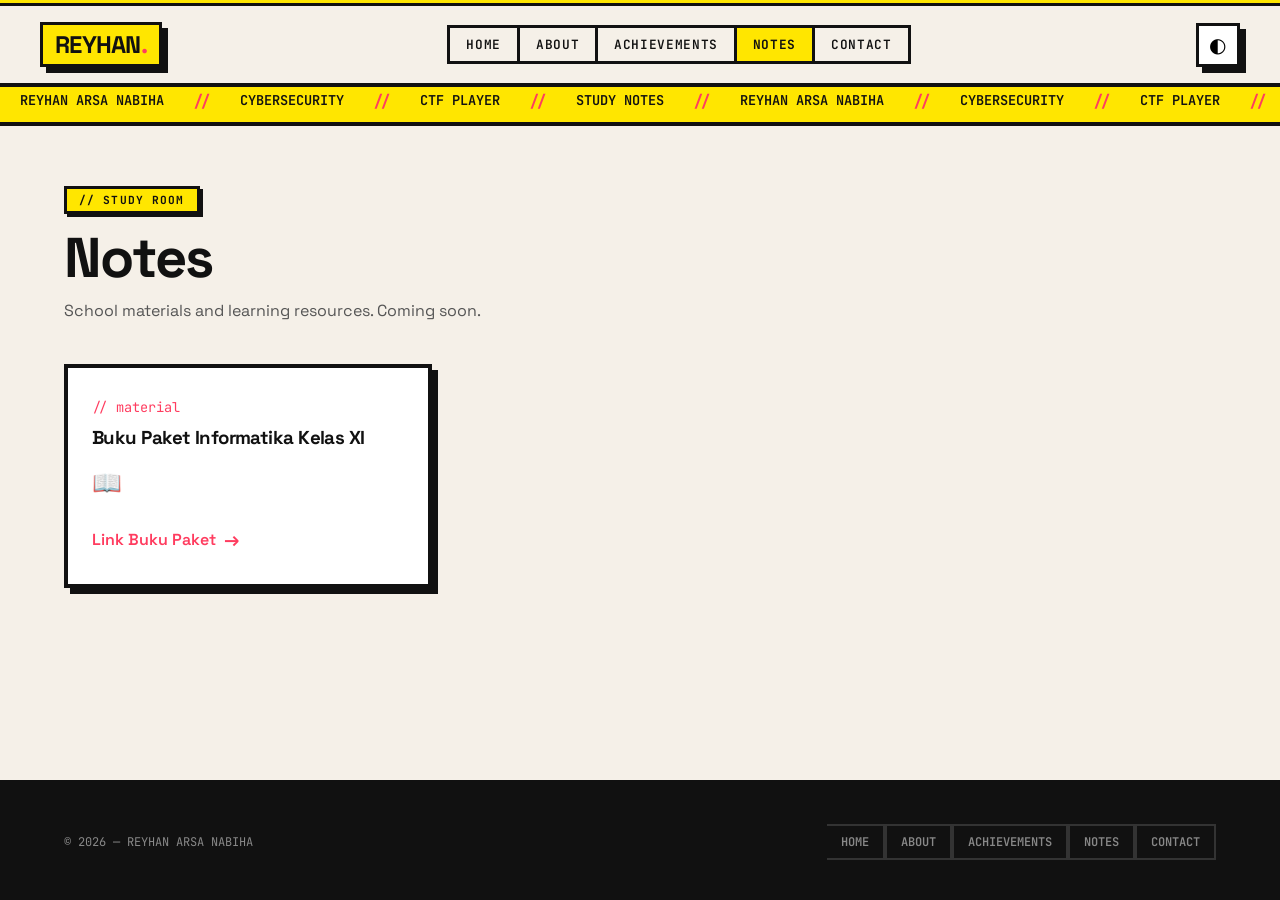
<file: notes.html>
<!DOCTYPE html>
<html lang="en">
<head>
  <meta charset="utf-8" />
  <meta name="viewport" content="width=device-width, initial-scale=1" />
  <title>Notes - REYHAN ARSA NABIHA</title>
  <meta name="description" content="Study notes and school materials" />
  <link rel="icon" href="assets/images/favicon.jpg" />
  <script>try{var _t=localStorage.getItem('theme');if(_t==='dark'||_t==='light')document.documentElement.className=_t;}catch(e){}</script>
  <link rel="preconnect" href="https://fonts.googleapis.com">
  <link rel="preconnect" href="https://fonts.gstatic.com" crossorigin>
  <link href="https://fonts.googleapis.com/css2?family=Space+Grotesk:wght@400;500;600;700&family=JetBrains+Mono:wght@400;500;600;700&display=swap" rel="stylesheet">
  <link rel="stylesheet" href="assets/css/style.css">
</head>
<body>
  <div class="top-bar"></div>

  <header class="header">
    <div class="container header-inner">
      <a href="index.html" class="logo">REYHAN<span>.</span></a>
      <nav class="nav" role="navigation" aria-label="Main navigation">
        <a class="nav-link" href="index.html">Home</a>
        <a class="nav-link" href="about.html">About</a>
        <a class="nav-link" href="achievements.html">Achievements</a>
        <a class="nav-link active" href="notes.html">Notes</a>
        <a class="nav-link" href="contact.html">Contact</a>
      </nav>
      <button class="nav-toggle" aria-label="Toggle navigation" aria-expanded="false" aria-controls="main-nav">
        <span></span><span></span><span></span>
      </button>
      <button id="theme-toggle" class="theme-toggle" aria-label="Toggle theme">◐</button>
    </div>
  </header>

  <div class="marquee">
    <div class="marquee-track">
      <span class="marquee-item">REYHAN ARSA NABIHA</span>
      <span class="marquee-sep">//</span>
      <span class="marquee-item">CYBERSECURITY</span>
      <span class="marquee-sep">//</span>
      <span class="marquee-item">CTF PLAYER</span>
      <span class="marquee-sep">//</span>
      <span class="marquee-item">STUDY NOTES</span>
      <span class="marquee-sep">//</span>
      <span class="marquee-item">REYHAN ARSA NABIHA</span>
      <span class="marquee-sep">//</span>
      <span class="marquee-item">CYBERSECURITY</span>
      <span class="marquee-sep">//</span>
      <span class="marquee-item">CTF PLAYER</span>
      <span class="marquee-sep">//</span>
      <span class="marquee-item">STUDY NOTES</span>
    </div>
  </div>

  <main class="flex-1">
    <section class="section">
      <div class="container">
        <div class="section-header">
          <span class="section-tag">// study room</span>
          <h1 class="section-title font-display">Notes</h1>
          <p class="section-subtitle">School materials and learning resources. Coming soon.</p>
        </div>

        <div class="notes-grid">
          <div class="note-card card-yellow">
            <span class="note-label">// material</span>
            <h3 class="font-display">Buku Paket Informatika Kelas XI</h3>
            <h1 class="note-desc">📖</h1>
            <a href="https://drive.google.com/file/d/1CiZNVohgCGh390WOxMrrPpQNe8H1YP4b/view" target="_blank" rel="noopener noreferrer" class="note-link">
              <span>Link Buku Paket</span>
              <span class="note-arrow">→</span>
            </a>
          </div>
        </div>
      </div>
    </section>
  </main>

  <footer class="footer">
    <div class="container footer-inner">
      <p class="footer-copy">© 2026 — REYHAN ARSA NABIHA</p>
      <nav class="footer-links" aria-label="Footer navigation">
        <a class="footer-link" href="index.html">Home</a>
        <a class="footer-link" href="about.html">About</a>
        <a class="footer-link" href="achievements.html">Achievements</a>
        <a class="footer-link" href="notes.html">Notes</a>
        <a class="footer-link" href="contact.html">Contact</a>
      </nav>
    </div>
  </footer>

  <script src="assets/js/script.js"></script>
</body>
</html>
</file>
<file: assets/css/style.css>
/* ===== NEO BRUTALISM PORTFOLIO — REDESIGN ===== */
@import url('https://fonts.googleapis.com/css2?family=Space+Grotesk:wght@400;500;600;700&family=JetBrains+Mono:wght@400;500;600;700&display=swap');

/* --- Reset & Base --- */
*, *::before, *::after { margin: 0; padding: 0; box-sizing: border-box; }
html { scroll-behavior: smooth; color-scheme: light; }
body {
  font-family: 'Space Grotesk', 'JetBrains Mono', system-ui, sans-serif;
  background: #F5F0E8;
  color: #111111;
  min-height: 100vh;
  display: flex;
  flex-direction: column;
  -webkit-font-smoothing: antialiased;
  transition: background-color 0.25s ease, color 0.25s ease;
}
a { text-decoration: none; color: inherit; }
img { max-width: 100%; display: block; }
ul { list-style: none; }

/* --- CSS Variables --- */
:root {
  --brutal-black: #111111;
  --brutal-white: #FFFFFF;
  --brutal-cream: #F5F0E8;
  --brutal-yellow: #FFE600;
  --brutal-pink: #FF3C5F;
  --brutal-blue: #3B82F6;
  --brutal-green: #00D26A;
  --brutal-border: 3px solid var(--brutal-black);
  --brutal-border-thick: 4px solid var(--brutal-black);
  --brutal-shadow: 6px 6px 0 var(--brutal-black);
  --brutal-shadow-lg: 8px 8px 0 var(--brutal-black);
  --brutal-shadow-xl: 12px 12px 0 var(--brutal-black);
  --brutal-shadow-yellow: 6px 6px 0 var(--brutal-yellow);
  --brutal-shadow-pink: 6px 6px 0 var(--brutal-pink);
  --brutal-shadow-blue: 6px 6px 0 var(--brutal-blue);
  --brutal-shadow-green: 6px 6px 0 var(--brutal-green);
}

/* --- Layout --- */
.container { max-width: 1200px; margin: 0 auto; padding: 0 24px; }
.section { padding: 60px 0; }

/* --- Typography --- */
.font-display {
  font-family: 'Space Grotesk', system-ui, sans-serif;
  font-weight: 700;
  letter-spacing: -0.03em;
  line-height: 1.1;
}
.font-mono {
  font-family: 'JetBrains Mono', ui-monospace, monospace;
  font-weight: 500;
}
.text-xs { font-size: 0.7rem; }
.text-sm { font-size: 0.875rem; }
.text-base { font-size: 1rem; }
.text-lg { font-size: 1.125rem; }
.text-xl { font-size: 1.25rem; }
.text-2xl { font-size: 1.5rem; }
.text-3xl { font-size: 2rem; }
.text-4xl { font-size: 2.5rem; }
.text-5xl { font-size: 3.5rem; }
.text-6xl { font-size: 4.5rem; }
.text-7xl { font-size: 6rem; }
.uppercase { text-transform: uppercase; }
.tracking-wide { letter-spacing: 0.05em; }
.tracking-tight { letter-spacing: -0.02em; }

/* --- Top Accent Bar --- */
.top-bar {
  position: fixed;
  top: 0;
  left: 0;
  right: 0;
  z-index: 100;
  height: 6px;
  background: var(--brutal-yellow);
  border-bottom: var(--brutal-border);
}

/* --- Header / Nav --- */
.header {
  position: sticky;
  top: 6px;
  z-index: 90;
  background: var(--brutal-cream);
  border-bottom: var(--brutal-border-thick);
}
.header-inner {
  display: flex;
  align-items: center;
  justify-content: space-between;
  padding: 16px 0;
  gap: 16px;
}
.logo {
  font-family: 'Space Grotesk', system-ui, sans-serif;
  font-weight: 700;
  font-size: 1.5rem;
  letter-spacing: -0.03em;
  background: var(--brutal-yellow);
  color: #111111;
  border: var(--brutal-border);
  padding: 4px 12px;
  box-shadow: var(--brutal-shadow);
  display: inline-block;
  transition: transform 0.15s;
}
.logo:hover { transform: translate(-3px, -3px); box-shadow: 8px 8px 0 var(--brutal-black); }
.logo span { color: var(--brutal-pink); }

.nav { display: flex; gap: 0; }
.nav-link {
  font-family: 'JetBrains Mono', monospace;
  font-size: 0.8rem;
  font-weight: 600;
  padding: 8px 16px;
  border: var(--brutal-border);
  border-left: none;
  background: transparent;
  color: var(--brutal-black);
  text-transform: uppercase;
  letter-spacing: 0.05em;
  transition: all 0.12s;
  cursor: pointer;
}
.nav-link:first-child { border-left: var(--brutal-border); }
.nav-link:hover { background: var(--brutal-yellow); color: #111111; }
.nav-link.active {
  background: var(--brutal-yellow);
  color: #111111;
  font-weight: 700;
}

.theme-toggle {
  width: 44px;
  height: 44px;
  border: var(--brutal-border);
  background: var(--brutal-white);
  box-shadow: var(--brutal-shadow);
  display: flex;
  align-items: center;
  justify-content: center;
  font-size: 20px;
  cursor: pointer;
  transition: transform 0.15s;
  flex-shrink: 0;
}
.theme-toggle:hover { transform: translate(-3px, -3px); box-shadow: 8px 8px 0 var(--brutal-black); }

/* Mobile nav toggle */
.nav-toggle {
  display: none;
  width: 44px;
  height: 44px;
  border: var(--brutal-border);
  background: var(--brutal-white);
  box-shadow: var(--brutal-shadow);
  flex-direction: column;
  align-items: center;
  justify-content: center;
  gap: 5px;
  cursor: pointer;
  flex-shrink: 0;
}
.nav-toggle span {
  display: block;
  width: 22px;
  height: 3px;
  background: var(--brutal-black);
  transition: all 0.2s;
}
.nav-toggle.open span:nth-child(1) { transform: rotate(45deg) translate(5px, 5px); }
.nav-toggle.open span:nth-child(2) { opacity: 0; }
.nav-toggle.open span:nth-child(3) { transform: rotate(-45deg) translate(6px, -6px); }

@media (max-width: 768px) {
  .nav-toggle { display: flex; }
  .nav {
    display: none;
    position: absolute;
    top: 100%;
    left: -4px;
    right: -4px;
    background: var(--brutal-cream);
    border: var(--brutal-border-thick);
    border-top: none;
    flex-direction: column;
    z-index: 100;
  }
  .nav.open { display: flex; }
  .nav-link { border-left: var(--brutal-border); border-bottom: none; padding: 14px 20px; font-size: 0.85rem; }
  .nav-link:last-child { border-bottom: var(--brutal-border); }
}

/* --- Marquee --- */
.marquee {
  background: var(--brutal-yellow);
  border-bottom: var(--brutal-border-thick);
  overflow: hidden;
  padding: 10px 0;
}
.marquee-track {
  display: flex;
  gap: 0;
  white-space: nowrap;
  animation: marquee 60s linear infinite;
  width: max-content;
}
.marquee-item {
  font-family: 'JetBrains Mono', monospace;
  font-size: 0.85rem;
  font-weight: 600;
  text-transform: uppercase;
  padding: 0 20px;
}
.marquee-sep {
  font-family: 'JetBrains Mono', monospace;
  font-weight: 700;
  padding: 0 8px;
  color: var(--brutal-pink);
}
@keyframes marquee { from { transform: translateX(0); } to { transform: translateX(-50%); } }

/* --- Hero Section --- */
.hero {
  padding: 80px 0 60px;
  position: relative;
}
.hero-grid {
  display: grid;
  grid-template-columns: 1fr auto;
  gap: 32px;
  align-items: start;
}
@media (max-width: 768px) {
  .hero-grid { grid-template-columns: 1fr; }
  .hero { padding: 50px 0 40px; }
}
.hero-content { position: relative; }
.hero-tag {
  display: inline-block;
  font-family: 'JetBrains Mono', monospace;
  font-size: 0.75rem;
  font-weight: 700;
  text-transform: uppercase;
  letter-spacing: 0.1em;
  border: var(--brutal-border);
  padding: 6px 14px;
  background: var(--brutal-white);
  box-shadow: var(--brutal-shadow);
  margin-bottom: 24px;
  transform: rotate(-2deg);
}
.hero-title {
  font-size: clamp(3rem, 8vw, 6rem);
  line-height: 0.95;
  margin-bottom: 20px;
}
.hero-title .line { display: block; }
.hero-title .accent {
  display: inline-block;
  background: var(--brutal-yellow);
  color: #111111;
  border: var(--brutal-border-thick);
  padding: 2px 16px;
  box-shadow: var(--brutal-shadow);
  transform: rotate(-1deg);
}
.hero-title .pink { color: var(--brutal-pink); }
.hero-subtitle {
  font-size: 1.15rem;
  max-width: 520px;
  line-height: 1.6;
  margin-bottom: 32px;
  color: #444;
}
.hero-buttons { display: flex; gap: 12px; flex-wrap: wrap; }

.hero-terminal {
  border: var(--brutal-border-thick);
  background: #111111;
  color: var(--brutal-green);
  box-shadow: var(--brutal-shadow-lg);
  min-width: 340px;
  max-width: 420px;
  transform: rotate(1deg);
}
.terminal-bar {
  display: flex;
  align-items: center;
  gap: 8px;
  padding: 10px 14px;
  background: #222;
  border-bottom: var(--brutal-border-thick);
}
.terminal-dot {
  width: 12px;
  height: 12px;
  border-radius: 50%;
  border: 2px solid #555;
}
.terminal-dot.red { background: #FF5F56; border-color: #E0443E; }
.terminal-dot.yellow { background: #FFBD2E; border-color: #DEA123; }
.terminal-dot.green { background: #27C93F; border-color: #1AAB29; }
.terminal-title {
  font-family: 'JetBrains Mono', monospace;
  font-size: 0.7rem;
  color: #888;
  margin-left: 8px;
}
.terminal-body {
  padding: 18px;
  font-family: 'JetBrains Mono', monospace;
  font-size: 0.8rem;
  line-height: 1.8;
}
.terminal-body .prompt { color: var(--brutal-yellow); }
.terminal-body .cmd { color: var(--brutal-green); }
.terminal-body .comment { color: #666; }
.terminal-body .highlight { color: var(--brutal-pink); }
.terminal-cursor {
  display: inline-block;
  width: 10px;
  height: 16px;
  background: var(--brutal-green);
  animation: blink 1s step-end infinite;
  vertical-align: text-bottom;
}
@keyframes blink { 50% { opacity: 0; } }

.hero-stats {
  display: flex;
  gap: 0;
  margin-top: 24px;
}
.stat-box {
  border: var(--brutal-border);
  padding: 16px 20px;
  background: var(--brutal-white);
  box-shadow: var(--brutal-shadow);
  text-align: center;
  flex: 1;
}
.stat-box + .stat-box { border-left: none; }
.stat-num {
  font-family: 'Space Grotesk', sans-serif;
  font-weight: 700;
  font-size: 2rem;
  line-height: 1;
  display: block;
}
.stat-label {
  font-family: 'JetBrains Mono', monospace;
  font-size: 0.65rem;
  text-transform: uppercase;
  letter-spacing: 0.08em;
  color: #666;
  margin-top: 4px;
}
.stat-box:nth-child(1) .stat-num { color: var(--brutal-pink); }
.stat-box:nth-child(2) .stat-num { color: var(--brutal-blue); }
.stat-box:nth-child(3) .stat-num { color: var(--brutal-green); }

/* --- Buttons --- */
.btn {
  display: inline-flex;
  align-items: center;
  gap: 8px;
  font-family: 'JetBrains Mono', monospace;
  font-size: 0.8rem;
  font-weight: 700;
  text-transform: uppercase;
  letter-spacing: 0.05em;
  padding: 12px 24px;
  border: var(--brutal-border);
  box-shadow: var(--brutal-shadow);
  cursor: pointer;
  transition: all 0.12s;
  white-space: nowrap;
}
.btn:hover { transform: translate(-3px, -3px); box-shadow: 8px 8px 0 var(--brutal-black); }
.btn:active { transform: translate(2px, 2px); box-shadow: 2px 2px 0 var(--brutal-black); }
.btn-primary { background: var(--brutal-yellow); color: #111111; }
.btn-outline { background: var(--brutal-white); color: var(--brutal-black); }
.btn-dark { background: var(--brutal-black); color: var(--brutal-white); }
.btn-pink { background: var(--brutal-pink); color: var(--brutal-white); }

/* --- Cards --- */
.card {
  border: var(--brutal-border-thick);
  background: var(--brutal-white);
  box-shadow: var(--brutal-shadow);
  padding: 28px;
  transition: all 0.15s;
  position: relative;
}
.card:hover { transform: translate(-4px, -4px); box-shadow: 10px 10px 0 var(--brutal-black); }
.card-yellow { box-shadow: var(--brutal-shadow-yellow); }
.card-yellow:hover { box-shadow: 12px 12px 0 var(--brutal-black); background: #FFFBCC; }
.card-pink { box-shadow: var(--brutal-shadow-pink); }
.card-pink:hover { box-shadow: 12px 12px 0 var(--brutal-black); background: #FFE8EC; }
.card-blue { box-shadow: var(--brutal-shadow-blue); }
.card-blue:hover { box-shadow: 12px 12px 0 var(--brutal-black); background: #E8F0FE; }
.card-green { box-shadow: var(--brutal-shadow-green); }
.card-green:hover { box-shadow: 12px 12px 0 var(--brutal-black); background: #E0FFF0; }

/* --- Section Headers --- */
.section-header {
  margin-bottom: 40px;
  position: relative;
}
.section-tag {
  display: inline-block;
  font-family: 'JetBrains Mono', monospace;
  font-size: 0.7rem;
  font-weight: 700;
  text-transform: uppercase;
  letter-spacing: 0.1em;
  background: var(--brutal-yellow);
  border: var(--brutal-border);
  padding: 4px 12px;
  margin-bottom: 16px;
  box-shadow: 3px 3px 0 var(--brutal-black);
  color: #111111;
}
.section-title {
  font-size: clamp(2rem, 5vw, 3.5rem);
  line-height: 1;
}
.section-subtitle {
  font-size: 1rem;
  color: #555;
  max-width: 560px;
  margin-top: 12px;
  line-height: 1.6;
}

/* --- Feature Cards Grid --- */
.feature-grid {
  display: grid;
  grid-template-columns: repeat(3, 1fr);
  gap: 20px;
}
@media (max-width: 768px) {
  .feature-grid { grid-template-columns: 1fr; }
}
.feature-card {
  border: var(--brutal-border-thick);
  background: var(--brutal-white);
  box-shadow: var(--brutal-shadow);
  padding: 32px 24px;
  transition: all 0.15s;
  display: flex;
  flex-direction: column;
  position: relative;
  overflow: hidden;
}
.feature-card:hover { transform: translate(-4px, -4px); box-shadow: var(--brutal-shadow-lg); }
.feature-card .num {
  font-family: 'Space Grotesk', sans-serif;
  font-size: 4rem;
  font-weight: 700;
  line-height: 1;
  color: rgba(0,0,0,0.06);
  position: absolute;
  top: 12px;
  right: 16px;
}
.feature-card h3 {
  font-size: 1.4rem;
  margin-bottom: 8px;
}
.feature-card p { font-size: 0.9rem; color: #555; line-height: 1.6; }
.feature-card .card-tag {
  display: inline-block;
  margin-top: auto;
  padding-top: 16px;
}

/* --- Tags / Chips --- */
.tag {
  display: inline-block;
  font-family: 'JetBrains Mono', monospace;
  font-size: 0.7rem;
  font-weight: 600;
  text-transform: uppercase;
  letter-spacing: 0.05em;
  border: 2px solid var(--brutal-black);
  padding: 4px 12px;
  background: var(--brutal-cream);
}
.tag-yellow { background: var(--brutal-yellow); color: #111111; }
.tag-pink { background: var(--brutal-pink); color: var(--brutal-white); }
.tag-blue { background: var(--brutal-blue); color: var(--brutal-white); }
.tag-green { background: var(--brutal-green); color: #111111; }
.tag-outline { background: transparent; }

/* --- Skills Bars --- */
.skill-bar { margin-bottom: 20px; }
.skill-header {
  display: flex;
  justify-content: space-between;
  align-items: center;
  margin-bottom: 6px;
}
.skill-name {
  font-family: 'JetBrains Mono', monospace;
  font-size: 0.8rem;
  font-weight: 600;
}
.skill-pct {
  font-family: 'JetBrains Mono', monospace;
  font-size: 0.7rem;
  font-weight: 700;
}
.skill-track {
  height: 14px;
  border: var(--brutal-border);
  background: var(--brutal-cream);
  position: relative;
  overflow: hidden;
}
.skill-fill {
  height: 100%;
  transform-origin: left;
  animation: growBar 1s ease forwards;
}
@keyframes growBar { from { transform: scaleX(0); } to { transform: scaleX(1); } }

/* --- Achievements Page --- */
.stats-grid {
  display: grid;
  grid-template-columns: repeat(3, 1fr);
  gap: 16px;
  margin-bottom: 32px;
}
@media (max-width: 640px) {
  .stats-grid { grid-template-columns: 1fr; }
}
.stat-card {
  border: var(--brutal-border-thick);
  background: var(--brutal-white);
  box-shadow: var(--brutal-shadow);
  padding: 24px;
  text-align: center;
}
.stat-card .big {
  font-family: 'Space Grotesk', sans-serif;
  font-size: 3rem;
  font-weight: 700;
  line-height: 1;
}
.stat-card .label {
  font-family: 'JetBrains Mono', monospace;
  font-size: 0.65rem;
  text-transform: uppercase;
  letter-spacing: 0.08em;
  color: #666;
  margin-top: 6px;
}

.ctf-list { display: flex; flex-direction: column; gap: 16px; }
.ctf-card {
  border: var(--brutal-border-thick);
  background: var(--brutal-white);
  box-shadow: var(--brutal-shadow);
  padding: 24px 28px;
  transition: all 0.15s;
  position: relative;
}
.ctf-card:hover { transform: translate(-3px, -3px); box-shadow: 8px 8px 0 var(--brutal-black); }
.ctf-card h3 {
  font-size: 1.3rem;
  margin-bottom: 4px;
}
.ctf-card .meta {
  font-family: 'JetBrains Mono', monospace;
  font-size: 0.75rem;
  color: #888;
  margin-bottom: 10px;
}
.ctf-card .tags { display: flex; flex-wrap: wrap; gap: 6px; margin-bottom: 10px; }
.ctf-card .links { display: flex; gap: 16px; }
.ctf-card .links a {
  font-family: 'JetBrains Mono', monospace;
  font-size: 0.75rem;
  font-weight: 600;
  text-decoration: underline;
  text-underline-offset: 3px;
}
.ctf-card .links a:hover { color: var(--brutal-pink); }
.ctf-card .rank-badge {
  position: absolute;
  top: 16px;
  right: 16px;
  font-family: 'Space Grotesk', sans-serif;
  font-weight: 700;
  font-size: 1.2rem;
  border: var(--brutal-border);
  padding: 2px 10px;
  box-shadow: 3px 3px 0 var(--brutal-black);
  line-height: 1;
}
.ctf-card .rank-badge.rank-small {
  font-family: 'JetBrains Mono', monospace;
  font-size: 0.6rem;
  letter-spacing: 0.08em;
  padding: 4px 10px;
}
.rank-gold { background: var(--brutal-yellow); color: #111111; }
.rank-silver { background: #C0C0C0; color: #111111; }
.rank-bronze { background: #CD7F32; color: var(--brutal-white); }
.rank-default { background: var(--brutal-white); }

/* --- Contact Page --- */
.contact-stack {
  display: flex;
  flex-direction: column;
  gap: 28px;
}
.contact-banner {
  display: flex;
  justify-content: space-between;
  align-items: center;
  gap: 20px;
  flex-wrap: wrap;
  border: var(--brutal-border-thick);
  background: var(--brutal-black);
  color: var(--brutal-white);
  padding: 28px;
  box-shadow: var(--brutal-shadow);
}
.contact-banner-left {
  display: flex;
  flex-direction: column;
  gap: 10px;
}
.banner-tag {
  font-family: 'JetBrains Mono', monospace;
  font-size: 0.7rem;
  font-weight: 700;
  text-transform: uppercase;
  letter-spacing: 0.1em;
  color: var(--brutal-yellow);
}
.banner-email {
  display: flex;
  align-items: center;
  gap: 12px;
  text-decoration: none;
  transition: transform 0.15s;
}
.banner-email:hover { transform: translateX(4px); }
.banner-at {
  width: 44px;
  height: 44px;
  border: var(--brutal-border);
  background: var(--brutal-yellow);
  color: #111111;
  display: flex;
  align-items: center;
  justify-content: center;
  font-weight: 700;
  font-size: 1.3rem;
  flex-shrink: 0;
}
.banner-mail {
  font-family: 'Space Grotesk', sans-serif;
  font-weight: 700;
  font-size: 1.3rem;
  word-break: break-all;
}
.contact-banner-right {
  display: flex;
  flex-direction: column;
  align-items: flex-end;
  gap: 10px;
}
.banner-status {
  display: flex;
  align-items: center;
  gap: 8px;
  background: var(--brutal-cream);
  color: var(--brutal-black);
  border: var(--brutal-border);
  padding: 6px 12px;
  font-size: 0.75rem;
}
.banner-response {
  font-family: 'JetBrains Mono', monospace;
  font-size: 0.85rem;
  color: #A8A294;
}
@media (max-width: 640px) {
  .contact-banner-right { align-items: flex-start; }
  .banner-mail { font-size: 1rem; }
}
.social-grid {
  display: grid;
  grid-template-columns: repeat(2, 1fr);
  gap: 16px;
}
@media (max-width: 640px) {
  .social-grid { grid-template-columns: 1fr; }
}
.contact-tile {
  display: grid;
  grid-template-columns: 44px 1fr auto;
  grid-template-rows: auto auto;
  gap: 4px 14px;
  align-items: center;
  border: var(--brutal-border-thick);
  background: var(--brutal-white);
  box-shadow: var(--brutal-shadow);
  padding: 18px;
  text-decoration: none;
  transition: all 0.15s;
  position: relative;
  overflow: hidden;
}
.contact-tile:hover { transform: translate(-4px, -4px); box-shadow: var(--brutal-shadow-lg); }
.tile-initial {
  grid-row: 1 / 3;
  width: 44px;
  height: 44px;
  border: var(--brutal-border);
  background: var(--brutal-cream);
  color: var(--brutal-black);
  display: flex;
  align-items: center;
  justify-content: center;
  font-weight: 700;
  font-size: 1rem;
  text-transform: uppercase;
}
.tile-name {
  font-family: 'Space Grotesk', sans-serif;
  font-weight: 700;
  font-size: 1.05rem;
}
.tile-handle {
  font-family: 'JetBrains Mono', monospace;
  font-size: 0.72rem;
  color: #888;
  overflow: hidden;
  text-overflow: ellipsis;
  white-space: nowrap;
}
.tile-arrow {
  grid-column: 3;
  grid-row: 1 / 3;
  font-size: 1.3rem;
  transition: transform 0.15s;
}
.contact-tile:hover .tile-arrow { transform: translateX(4px); }
.tile-blue:hover { background: #E8F0FE; }
.tile-yellow:hover { background: #FFFBCC; }
.tile-pink:hover { background: #FFE8EC; }
.tile-green:hover { background: #E0FFF0; }

.contact-offer {
  display: grid;
  grid-template-columns: 1fr 1fr;
  gap: 24px;
}
@media (max-width: 640px) {
  .contact-offer { grid-template-columns: 1fr; }
}
.offer-card {
  border: var(--brutal-border-thick);
  background: var(--brutal-white);
  box-shadow: var(--brutal-shadow);
  padding: 28px;
}
.offer-label {
  font-family: 'JetBrains Mono', monospace;
  font-size: 0.7rem;
  font-weight: 700;
  text-transform: uppercase;
  letter-spacing: 0.1em;
  color: #888;
}
.offer-title {
  font-family: 'Space Grotesk', sans-serif;
  font-weight: 700;
  font-size: 1.8rem;
  margin: 10px 0 6px;
}
.offer-desc {
  font-family: 'JetBrains Mono', monospace;
  font-size: 0.75rem;
  color: #555;
  line-height: 1.6;
  text-transform: lowercase;
}

.form-card {
  border: var(--brutal-border-thick);
  background: var(--brutal-white);
  box-shadow: var(--brutal-shadow);
  padding: 32px;
}
.form-group { margin-bottom: 18px; }
.form-label {
  display: block;
  font-family: 'JetBrains Mono', monospace;
  font-size: 0.7rem;
  font-weight: 700;
  text-transform: uppercase;
  letter-spacing: 0.08em;
  margin-bottom: 6px;
}
.form-input {
  width: 100%;
  border: var(--brutal-border);
  background: var(--brutal-cream);
  color: var(--brutal-black);
  padding: 12px 14px;
  font-family: 'JetBrains Mono', monospace;
  font-size: 0.85rem;
  outline: none;
  transition: all 0.12s;
}
.form-input:focus {
  border-color: var(--brutal-pink);
  background: var(--brutal-white);
  box-shadow: 4px 4px 0 var(--brutal-pink);
}
textarea.form-input { resize: vertical; min-height: 120px; }

/* --- About Page: Profile Card --- */
.about-grid {
  display: grid;
  grid-template-columns: 280px 1fr;
  gap: 32px;
  align-items: start;
}
@media (max-width: 768px) {
  .about-grid { grid-template-columns: 1fr; }
}
.profile-card {
  border: var(--brutal-border-thick);
  background: var(--brutal-white);
  box-shadow: var(--brutal-shadow);
  padding: 28px;
  position: sticky;
  top: 90px;
}
.profile-avatar {
  width: 100%;
  aspect-ratio: 1;
  border: var(--brutal-border-thick);
  background: var(--brutal-yellow);
  display: flex;
  align-items: center;
  justify-content: center;
  margin-bottom: 20px;
  box-shadow: var(--brutal-shadow);
  position: relative;
  overflow: hidden;
}
.profile-avatar .initials {
  font-family: 'Space Grotesk', sans-serif;
  font-weight: 700;
  font-size: 4rem;
  color: var(--brutal-black);
}
.profile-avatar .overlay-text {
  position: absolute;
  bottom: 8px;
  right: 8px;
  font-family: 'JetBrains Mono', monospace;
  font-size: 0.6rem;
  font-weight: 700;
  text-transform: uppercase;
  background: var(--brutal-black);
  color: var(--brutal-yellow);
  padding: 2px 8px;
}
.profile-name {
  font-size: 1.6rem;
  margin-bottom: 2px;
}
.profile-role {
  font-family: 'JetBrains Mono', monospace;
  font-size: 0.8rem;
  color: #888;
  margin-bottom: 20px;
}
.profile-details {
  display: flex;
  flex-direction: column;
  gap: 10px;
}
.profile-detail {
  display: flex;
  justify-content: space-between;
  font-size: 0.85rem;
  padding-bottom: 8px;
  border-bottom: 1px dashed #ccc;
}
.profile-detail .label { color: #888; }
.profile-detail .value { font-weight: 600; }

/* Timeline */
.timeline {
  border-left: var(--brutal-border-thick);
  padding-left: 28px;
  margin-left: 8px;
}
.timeline-item {
  position: relative;
  margin-bottom: 32px;
}
.timeline-dot {
  position: absolute;
  left: -38px;
  top: 4px;
  width: 20px;
  height: 20px;
  border: var(--brutal-border);
  box-shadow: 3px 3px 0 var(--brutal-black);
}
.timeline-year {
  font-family: 'JetBrains Mono', monospace;
  font-size: 0.75rem;
  font-weight: 700;
  margin-bottom: 4px;
}
.timeline-title {
  font-size: 1.1rem;
  font-weight: 700;
  margin-bottom: 4px;
}
.timeline-desc {
  font-size: 0.85rem;
  color: #666;
  line-height: 1.5;
}

/* --- Footer --- */
.footer {
  border-top: var(--brutal-border-thick);
  background: var(--brutal-black);
  color: var(--brutal-white);
  padding: 40px 0;
  margin-top: auto;
}
.footer-inner {
  display: flex;
  justify-content: space-between;
  align-items: center;
  flex-wrap: wrap;
  gap: 16px;
}
.footer-copy {
  font-family: 'JetBrains Mono', monospace;
  font-size: 0.75rem;
  color: #888;
}
.footer-links {
  display: flex;
  gap: 0;
}
.footer-link {
  font-family: 'JetBrains Mono', monospace;
  font-size: 0.75rem;
  font-weight: 600;
  text-transform: uppercase;
  padding: 8px 14px;
  border: 2px solid #333;
  color: #888;
  transition: all 0.12s;
}
.footer-link:first-child { border-left: none; }
.footer-link:hover { background: var(--brutal-yellow); color: var(--brutal-black); border-color: var(--brutal-yellow); }

/* --- Utility --- */
.mt-0 { margin-top: 0; }
.mt-4 { margin-top: 16px; }
.mt-6 { margin-top: 24px; }
.mt-8 { margin-top: 32px; }
.mt-12 { margin-top: 48px; }
.mt-16 { margin-top: 64px; }
.mb-0 { margin-bottom: 0; }
.mb-2 { margin-bottom: 8px; }
.mb-4 { margin-bottom: 16px; }
.mb-6 { margin-bottom: 24px; }
.mb-8 { margin-bottom: 32px; }
.p-0 { padding: 0; }
.text-center { text-align: center; }
.text-pink { color: var(--brutal-pink); }
.text-yellow { color: var(--brutal-yellow); }
.text-blue { color: var(--brutal-blue); }
.text-green { color: var(--brutal-green); }
.bg-yellow { background: var(--brutal-yellow); }
.bg-pink { background: var(--brutal-pink); color: var(--brutal-white); }
.bg-black { background: var(--brutal-black); color: var(--brutal-white); }
.flex-1 { flex: 1; }
.muted { color: #444444; }
.note-box { padding: 12px 16px; border: 2px solid #ccc; background: rgba(0,0,0,0.03); }
.note-text { font-size: 0.85rem; color: #666666; }
.space-y-2 > * + * { margin-top: 8px; }
.space-y-3 > * + * { margin-top: 12px; }
.space-y-4 > * + * { margin-top: 16px; }
.space-y-5 > * + * { margin-top: 20px; }
.space-y-6 > * + * { margin-top: 24px; }
.space-y-7 > * + * { margin-top: 28px; }
.space-y-8 > * + * { margin-top: 32px; }

/* Rotated accent */
.rotate-neg { transform: rotate(-2deg); }
.rotate-pos { transform: rotate(1.5deg); }
.rotate-3 { transform: rotate(3deg); }

/* Diagonal stripe bg pattern */
.stripe-bg {
  background-image: repeating-linear-gradient(
    45deg,
    transparent,
    transparent 10px,
    rgba(0,0,0,0.03) 10px,
    rgba(0,0,0,0.03) 20px
  );
}

/* Dotted grid bg */
.grid-bg {
  background-image: radial-gradient(circle, rgba(0,0,0,0.08) 1px, transparent 1px);
  background-size: 20px 20px;
}

/* --- Light Theme --- */
html.light {
  --brutal-black: #111111;
  --brutal-white: #FFFFFF;
  --brutal-cream: #F5F0E8;
}
html.light body { background: #F5F0E8; color: #111111; }
html.light .logo { background: var(--brutal-yellow); color: #111111; }
html.light .logo span { color: var(--brutal-pink); }
html.light .marquee { background: var(--brutal-yellow); border-color: #111111; }
html.light .marquee-item { color: #111111; }
html.light .card, html.light .feature-card, html.light .ctf-card,
html.light .stat-card, html.light .social-card, html.light .form-card,
html.light .profile-card {
  background: #FFFFFF;
}

/* --- Notes Grid --- */
.notes-grid {
  display: grid;
  grid-template-columns: repeat(auto-fill, minmax(280px, 1fr));
  gap: 24px;
}
.note-card {
  border: var(--brutal-border-thick);
  background: var(--brutal-white);
  box-shadow: var(--brutal-shadow);
  padding: 28px 24px;
  transition: transform 0.2s ease;
}
.note-card:hover {
  transform: translateY(-4px);
}
.note-label {
  display: inline-block;
  font-family: 'JetBrains Mono', monospace;
  font-size: 0.85rem;
  color: var(--brutal-pink);
  margin-bottom: 12px;
}
.note-desc {
  color: #666;
  line-height: 1.6;
  margin: 16px 0 24px;
}
.note-link {
  display: inline-flex;
  align-items: center;
  gap: 8px;
  text-decoration: none;
  color: var(--brutal-pink);
  font-weight: 600;
  border-bottom: 2px solid transparent;
  padding-bottom: 2px;
}
.note-link:hover {
  border-bottom-color: var(--brutal-pink);
}
.note-arrow {
  font-size: 1.2em;
}
html.dark .note-card { background: #1A1A2E; border-color: #E8E0D0; }
html.dark .note-desc { color: #A8A294; }
html.dark .note-link { color: var(--brutal-pink); }
html.dark .note-link:hover { border-bottom-color: var(--brutal-pink); }/* --- Dark Theme --- */
html.dark {
  color-scheme: dark;
  --brutal-black: #E8E0D0;
  --brutal-white: #1A1A2E;
  --brutal-cream: #0F0F1A;
}
html.dark body { background: #0F0F1A; color: #E8E0D0; }
html.dark .header { background: #0F0F1A; border-color: #E8E0D0; }
html.dark .marquee-item { color: #E8E0D0; }
html.dark .marquee { background: #1A1A2E; border-color: #E8E0D0; }
html.dark .logo { background: var(--brutal-yellow); border-color: #E8E0D0; color: #111111; }
html.dark .logo span { color: var(--brutal-pink); }
html.dark .nav-link { color: #E8E0D0; border-color: #E8E0D0; }
html.dark .nav-link:hover, html.dark .nav-link.active { background: var(--brutal-yellow); color: #111111; }
html.dark .card, html.dark .feature-card, html.dark .ctf-card,
html.dark .stat-card, html.dark .social-card, html.dark .form-card,
html.dark .profile-card {
  background: #1A1A2E;
  border-color: #E8E0D0;
  color: #E8E0D0;
}
html.dark .card-yellow:hover { background: #26260F; }
html.dark .card-pink:hover { background: #2E161D; }
html.dark .card-blue:hover { background: #161E30; }
html.dark .card-green:hover { background: #0E2A1C; }
html.dark .hero-tag { background: #1A1A2E; border-color: #E8E0D0; color: #E8E0D0; }
html.dark .skill-track { background: #1A1A2E; border-color: #E8E0D0; }
html.dark .form-input { background: #0F0F1A; border-color: #E8E0D0; color: #E8E0D0; }
html.dark .form-input:focus { background: #1A1A2E; }
html.dark .form-input::placeholder { color: #6E6E78; }
html.dark .profile-avatar { background: #1A1A2E; border-color: #E8E0D0; }
html.dark .profile-avatar .initials { color: var(--brutal-yellow); }
html.dark .profile-avatar .overlay-text { background: #000000; }
html.dark .profile-detail { border-bottom-color: #3A3A48; }
html.dark .stat-box { background: #1A1A2E; border-color: #E8E0D0; }
html.dark .terminal-bar { background: #252540; }
html.dark .footer { background: #080812; border-color: #E8E0D0; color: #E8E0D0; }
html.dark .footer-link { border-color: #444; color: #888; }
html.dark .footer-link:hover { background: var(--brutal-yellow); color: #111; border-color: var(--brutal-yellow); }
html.dark .theme-toggle { background: #1A1A2E; border-color: #E8E0D0; color: #E8E0D0; }
html.dark .nav-toggle { background: #1A1A2E; border-color: #E8E0D0; }
html.dark .nav-toggle span { background: #E8E0D0; }
html.dark .bg-yellow .section-title { color: #111111; }
html.dark .hero-subtitle, html.dark .section-subtitle, html.dark .feature-card p,
html.dark .stat-label, html.dark .stat-card .label, html.dark .timeline-desc,
html.dark .muted, html.dark .note-text { color: #A8A294; }
html.dark .feature-card .num { color: rgba(255,255,255,0.08); }
html.dark .note-box { border-color: #3A3A48; background: rgba(255,255,255,0.04); }
html.dark .sidebar-card, html.dark .cta-card { background: #1A1A2E; border-color: #E8E0D0; }
html.dark .contact-icon, html.dark .social-icon { background: #0F0F1A; border-color: #E8E0D0; }
html.dark .cta-desc { color: #A8A294; }
html.dark .contact-banner { background: #080812; border-color: #E8E0D0; }
html.dark .banner-at { background: var(--brutal-yellow); color: #111111; }
html.dark .banner-email:hover { background: #1A1A2E; }
html.dark .banner-mail { color: var(--brutal-white); }
html.dark .banner-status { background: #1A1A2E; border-color: #E8E0D0; color: #E8E0D0; }
html.dark .banner-response { color: #A8A294; }
html.dark .contact-tile { background: #1A1A2E; border-color: #E8E0D0; color: #E8E0D0; }
html.dark .tile-initial { background: #0F0F1A; border-color: #E8E0D0; color: #E8E0D0; }
html.dark .tile-handle { color: #A8A294; }
html.dark .contact-tile:hover { background: #252540; }
html.dark .offer-card { background: #1A1A2E; border-color: #E8E0D0; }
html.dark .offer-desc { color: #A8A294; }
html.dark .cta-accent { border-color: rgba(255,255,255,0.15); }
</file>
